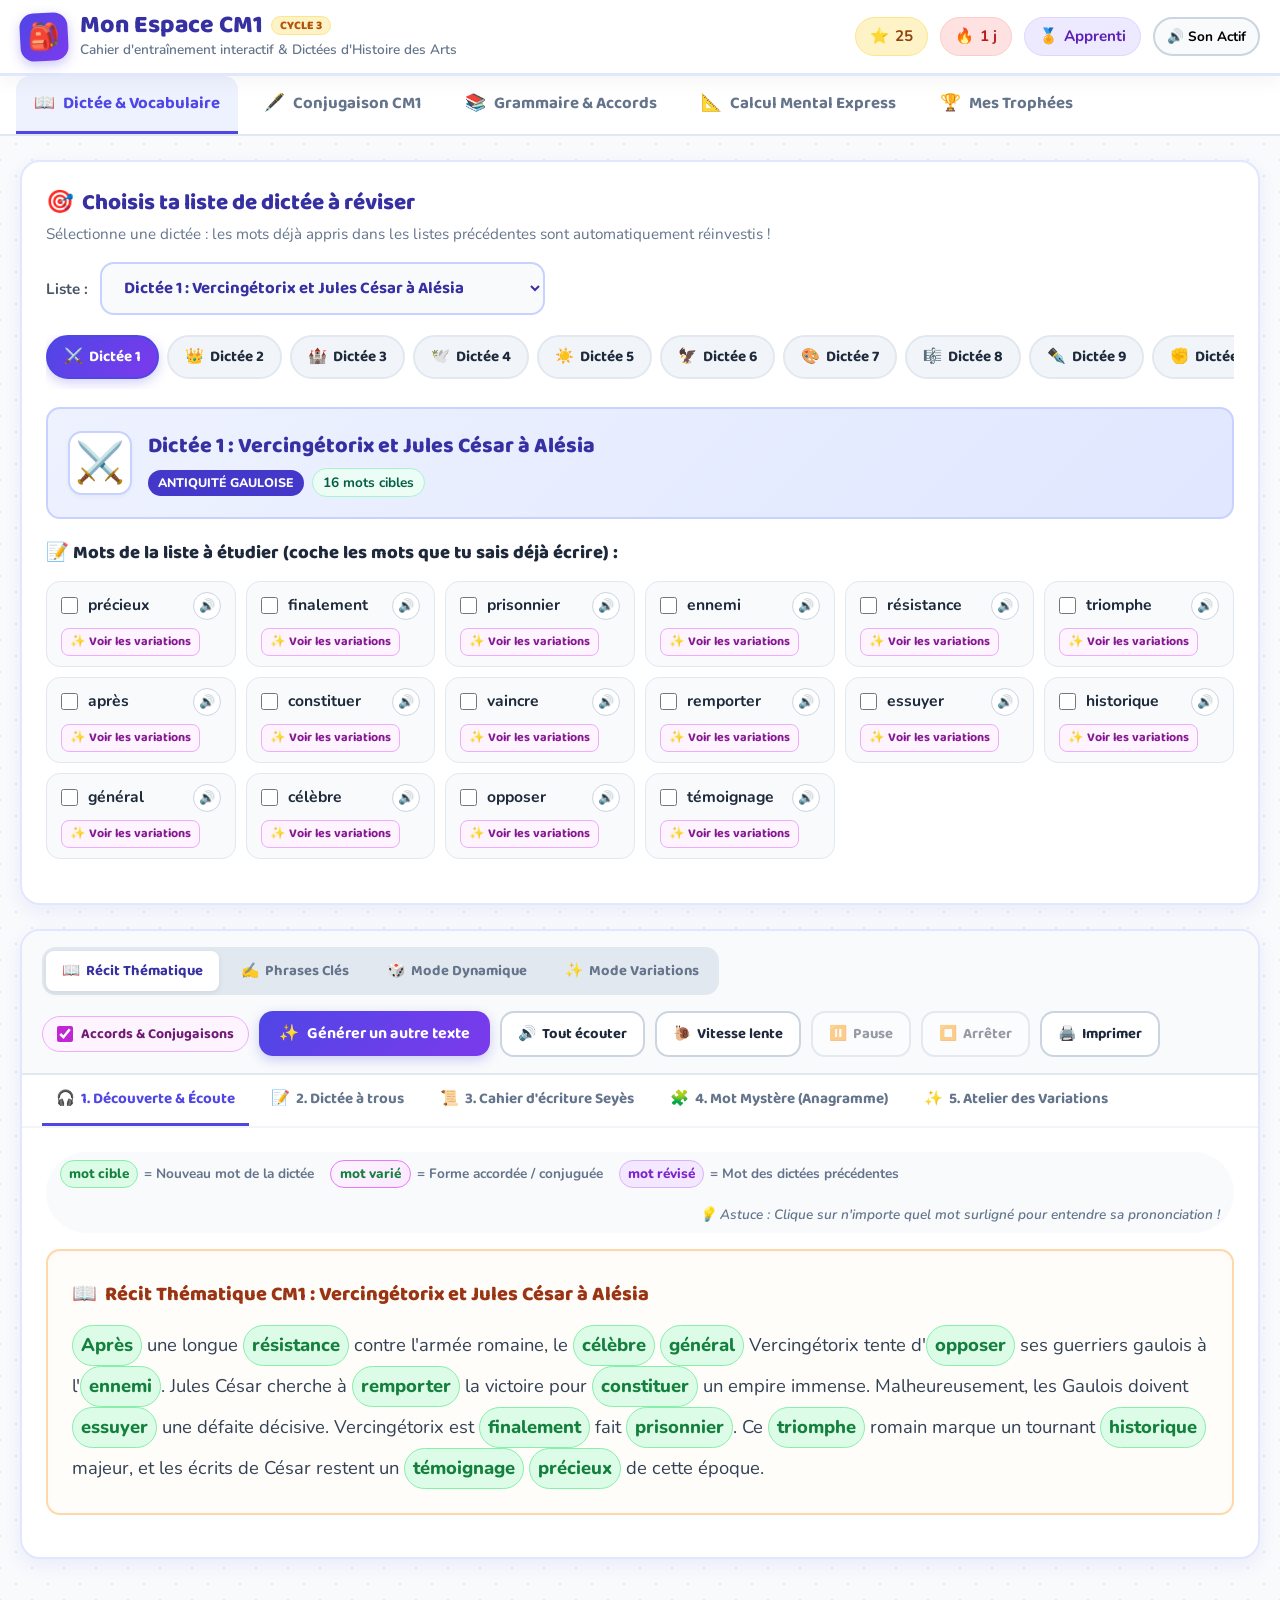
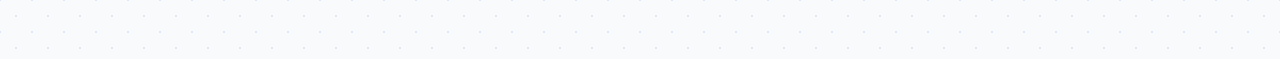
<file: index.html>
<!DOCTYPE html>
<html lang="fr">
<head>
  <meta charset="UTF-8">
  <meta name="viewport" content="width=device-width, initial-scale=1.0">
  <title>Mon Espace CM1 – Dictées, Orthographe & Révisions</title>
  <meta name="description" content="Plateforme d'entraînement ludique et interactive pour les élèves de CM1 : dictées, vocabulaire, récits thématiques, grammaire, conjugaison et calcul mental.">
  <link rel="stylesheet" href="styles.css?v=20261026_01">
</head>
<body>

  <!-- Confetti Canvas for Celebratory Animations -->
  <canvas id="confettiCanvas"></canvas>

  <!-- Main Application Header -->
  <header class="app-header">
    <div class="header-container">
      <div class="brand-wrapper">
        <div class="brand-logo" title="Mon Espace CM1">🎒</div>
        <div class="brand-text">
          <h1>Mon Espace CM1 <span class="brand-badge">Cycle 3</span></h1>
          <p class="brand-subtext">Cahier d'entraînement interactif & Dictées d'Histoire des Arts</p>
        </div>
      </div>

      <!-- Gamified Progress Bar -->
      <div class="user-stats-bar">
        <div class="stat-pill stars" title="Étoiles gagnées">
          <span>⭐</span>
          <span id="userStars">25</span>
        </div>
        <div class="stat-pill streak" title="Jours consécutifs d'entraînement">
          <span>🔥</span>
          <span id="userStreak">1 j</span>
        </div>
        <div class="stat-pill level" title="Niveau actuel">
          <span>🏅</span>
          <span id="userLevel">Apprenti</span>
        </div>
        <button id="soundToggleBtn" class="sound-toggle-btn" type="button" title="Activer ou désactiver les effets sonores">
          🔊 Son Actif
        </button>
      </div>
    </div>
  </header>

  <!-- Subject Navigation Tabs -->
  <nav class="main-nav" aria-label="Navigation principale">
    <div class="nav-container">
      <button class="nav-tab-btn active" data-target="sectionDictee" id="tabDictee">
        <span>📖</span> Dictée & Vocabulaire
      </button>
      <button class="nav-tab-btn" data-target="sectionConjugaison" id="tabConjugaison">
        <span>🖋️</span> Conjugaison CM1
      </button>
      <button class="nav-tab-btn" data-target="sectionGrammaire" id="tabGrammaire">
        <span>📚</span> Grammaire & Accords
      </button>
      <button class="nav-tab-btn" data-target="sectionMaths" id="tabMaths">
        <span>📐</span> Calcul Mental Express
      </button>
      <button class="nav-tab-btn" data-target="sectionTrophees" id="tabTrophees">
        <span>🏆</span> Mes Trophées
      </button>
    </div>
  </nav>

  <!-- Main Container -->
  <main class="app-container">

    <!-- ========================================================
         TAB 1: DICTÉE & VOCABULAIRE (Core Feature)
         ======================================================== -->
    <section id="sectionDictee" class="tab-section active">

      <!-- Dictée Selection Card -->
      <div class="selector-card">
        <div class="selector-header">
          <div class="selector-title-group">
            <h2><span>🎯</span> Choisis ta liste de dictée à réviser</h2>
            <p>Sélectionne une dictée : les mots déjà appris dans les listes précédentes sont automatiquement réinvestis !</p>
          </div>
          <div class="dictee-dropdown-wrapper">
            <label for="dicteeSelect" style="font-weight: 700; font-size: 0.95rem; color: #475569;">Liste :</label>
            <select id="dicteeSelect" class="dictee-select" aria-label="Sélectionner une dictée">
              <!-- Dynamically populated from data.js -->
            </select>
          </div>
        </div>

        <!-- Carousel chips for fast jumping -->
        <div class="dictee-chips-wrapper" id="dicteeChips">
          <!-- Populated by JavaScript -->
        </div>

        <!-- Selected Dictée Hero Banner -->
        <div class="dictee-hero-banner" id="dicteeHeroBanner">
          <div class="banner-main">
            <div class="banner-icon" id="bannerIcon">⚔️</div>
            <div class="banner-info">
              <h3 id="bannerTitle">Dictée 1 : Vercingétorix et Jules César</h3>
              <div class="banner-meta">
                <span class="period-badge" id="bannerBadge">Antiquité</span>
                <span class="words-count-badge" id="bannerWordsCount">16 mots cibles</span>
              </div>
            </div>
          </div>
        </div>

        <!-- Prior Mastered Vocabulary Alert (e.g. Dictée 4 incorporates Dictée 1, 2, 3) -->
        <div class="prior-vocab-box" id="priorVocabBox" style="display: none;">
          <div class="prior-icon">💡</div>
          <div class="prior-content" style="flex-grow: 1;">
            <h4>Vocabulaire acquis réinvesti !</h4>
            <p id="priorCountText">
              Tu as déjà maîtrisé les mots des listes précédentes. Ces mots sont réutilisés dans les textes et exercices pour assurer une révision continue.
            </p>
            <label class="toggle-prior-wrapper">
              <input type="checkbox" id="priorVocabToggle" checked>
              <span>Intégrer les mots des dictées précédentes dans les exercices (clique pour dérouler la liste)</span>
            </label>
            <div class="prior-words-pill-list" id="priorWordsPills">
              <!-- Populated with previous words -->
            </div>
          </div>
        </div>

        <!-- Words List of the Selected Dictée -->
        <div class="words-card-section">
          <div class="section-subtitle">
            <span>📝 Mots de la liste à étudier (coche les mots que tu sais déjà écrire) :</span>
          </div>
          <div class="words-grid" id="wordsGrid">
            <!-- Populated with target word cards -->
          </div>
        </div>
      </div>

      <!-- ========================================================
           Interactive Generator & Practice Workspace
           ======================================================== -->
      <div class="generator-workspace">

        <!-- Top ToolBar -->
        <div class="generator-topbar">
          <div class="mode-switches">
            <button class="mode-switch-btn active" data-mode="story" id="modeStoryBtn">
              <span>📖</span> Récit Thématique
            </button>
            <button class="mode-switch-btn" data-mode="sentences" id="modeSentencesBtn">
              <span>✍️</span> Phrases Clés
            </button>
            <button class="mode-switch-btn" data-mode="dynamic" id="modeDynamicBtn">
              <span>🎲</span> Mode Dynamique
            </button>
            <button class="mode-switch-btn" data-mode="variations" id="modeVariationsBtn">
              <span>✨</span> Mode Variations
            </button>
          </div>

          <div class="action-buttons-group">
            <label class="variations-toggle-label" title="Activer les formes au féminin, au pluriel et les verbes conjugués dans tous les textes">
              <input type="checkbox" id="variationsToggle" checked>
              <span>Accords & Conjugaisons</span>
            </label>
            <button class="btn-primary" id="generateNewTextBtn" type="button" title="Créer un nouveau texte combinant les mots cibles et révisés">
              <span>✨</span> Générer un autre texte
            </button>
            <button class="btn-secondary" id="speakAllBtn" type="button" title="Écouter la lecture à voix haute">
              <span>🔊</span> Tout écouter
            </button>
            <button class="btn-secondary" id="speakSlowBtn" type="button" title="Lecture lente pour s'entraîner à la dictée">
              <span>🐌</span> Vitesse lente
            </button>
            <button class="btn-secondary" id="pauseSpeechBtn" type="button" title="Mettre en pause ou reprendre la lecture" disabled>
              <span>⏸️</span> Pause
            </button>
            <button class="btn-secondary" id="stopSpeechBtn" type="button" title="Arrêter la lecture" disabled>
              <span>⏹️</span> Arrêter
            </button>
            <button class="btn-secondary" id="printWorksheetBtn" type="button" title="Imprimer la fiche d'exercice pour travailler sur papier">
              <span>🖨️</span> Imprimer
            </button>
          </div>
        </div>

        <!-- Practice Sub-Tabs Navigation -->
        <div class="practice-tabs-bar">
          <button class="subtab-btn active" data-view="viewDiscovery" id="subtabDiscovery">
            <span>🎧</span> 1. Découverte & Écoute
          </button>
          <button class="subtab-btn" data-view="viewCloze" id="subtabCloze">
            <span>📝</span> 2. Dictée à trous
          </button>
          <button class="subtab-btn" data-view="viewNotebook" id="subtabNotebook">
            <span>📜</span> 3. Cahier d'écriture Seyès
          </button>
          <button class="subtab-btn" data-view="viewGame" id="subtabGame">
            <span>🧩</span> 4. Mot Mystère (Anagramme)
          </button>
          <button class="subtab-btn" data-view="viewVariations" id="subtabVariations">
            <span>✨</span> 5. Atelier des Variations
          </button>
        </div>

        <!-- Main Content Area with Sub-Views -->
        <div class="generator-content-area">

          <!-- View 1: Discovery & Speech Playback -->
          <div id="viewDiscovery" class="practice-view active">
            <div class="words-legend-bar">
              <span class="legend-item">
                <span class="badge-target-word">mot cible</span> = Nouveau mot de la dictée
              </span>
              <span class="legend-item">
                <span class="badge-target-word badge-variation">mot varié</span> = Forme accordée / conjuguée
              </span>
              <span class="legend-item">
                <span class="badge-prior-word">mot révisé</span> = Mot des dictées précédentes
              </span>
              <span style="margin-left: auto; font-style: italic; font-weight: 600;">
                💡 Astuce : Clique sur n'importe quel mot surligné pour entendre sa prononciation !
              </span>
            </div>

            <div id="discoveryTextContainer">
              <!-- Dynamically populated with story or sentences -->
            </div>
          </div>

          <!-- View 2: Fill-in-the-blanks (Dictée à trous) -->
          <div id="viewCloze" class="practice-view">
            <div class="cloze-instructions">
              <span>✍️ <strong>Consigne :</strong> Complète les phrases avec la bonne orthographe des mots cibles. Fais bien attention aux accents !</span>
              <button class="btn-success" id="verifyClozeBtn" type="button">
                <span>✓</span> Vérifier mes réponses
              </button>
            </div>

            <div id="clozeExerciseContainer" class="cloze-container">
              <!-- Dynamically populated inputs -->
            </div>

            <div id="clozeFeedbackBar" class="cloze-feedback-bar">
              <!-- Feedback on answers -->
            </div>
          </div>

          <!-- View 3: Seyès Ruled Notebook Audio Dictation -->
          <div id="viewNotebook" class="practice-view">
            <div class="notebook-container">
              <div class="notebook-audio-bar">
                <div class="sentence-step-label" id="notebookStepLabel">
                  Phrase 1 sur 5
                </div>
                <div style="display: flex; gap: 8px;">
                  <button class="btn-primary" id="playNotebookAudioBtn" type="button">
                    <span>🔊</span> Écouter la phrase
                  </button>
                  <button class="btn-secondary" id="playNotebookSlowBtn" type="button">
                    <span>🐌</span> Écouter lentement
                  </button>
                </div>
              </div>

              <div class="seyes-textarea-wrapper">
                <label for="seyesTextarea" style="display: block; font-weight: 700; margin-bottom: 8px; color: #4338ca;">
                  Ton cahier d'écriture (écoute la phrase et écris-la ici) :
                </label>
                <textarea id="seyesTextarea" class="seyes-textarea" placeholder="Écris ta dictée ici sur les lignes de ton cahier..." autocomplete="off" spellcheck="false"></textarea>
              </div>

              <div style="display: flex; justify-content: flex-end; gap: 10px;">
                <button class="btn-success" id="verifyNotebookBtn" type="button">
                  <span>✓</span> Vérifier ma dictée
                </button>
              </div>

              <div id="dictationDiffResult" class="dictation-diff-result">
                <!-- Diff inspection result -->
              </div>
            </div>
          </div>

          <!-- View 4: Word Game (Anagramme / Mot Mystère) -->
          <div id="viewGame" class="practice-view">
            <div class="game-container">
              <h3 style="font-family: var(--font-heading); font-size: 1.4rem; color: #4338ca; margin-bottom: 6px;">
                🧩 Le Mot Mystère de la Dictée
              </h3>
              <p style="color: #64748b; font-weight: 600;" id="gameHint">
                Remets les lettres dans le bon ordre pour retrouver le mot :
              </p>

              <div class="scrambled-letters-box" id="scrambledLettersBox">
                <!-- Clickable letter tiles -->
              </div>

              <label for="gameInput" class="sr-only" style="display:none;">Mot mystère</label>
              <input type="text" id="gameInput" class="game-input" placeholder="Tape le mot ici..." autocomplete="off">

              <div style="display: flex; justify-content: center; gap: 10px;">
                <button class="btn-success" type="button" onclick="window.cm1App.verifyGameWord()">
                  <span>✓</span> Valider le mot
                </button>
                <button class="btn-secondary" type="button" onclick="window.cm1App.setupWordGame()">
                  <span>🔄</span> Nouveau mot
                </button>
              </div>
            </div>
          </div>

          <!-- View 5: Grammatical Variations Workshop (Atelier des Variations) -->
          <div id="viewVariations" class="practice-view">
            <div class="workshop-container">
              <div class="workshop-header">
                <div>
                  <h3><span>✨</span> L'Atelier des Variations (Genre, Nombre & Conjugaisons)</h3>
                  <p>Pratique la transformation des mots de la liste : passe du masculin au féminin, du singulier au pluriel, et conjugue les verbes aux temps du CM1 !</p>
                </div>
                <button class="btn-primary" type="button" onclick="window.cm1App.renderVariationsWorkshop()">
                  <span>🔄</span> Nouveaux défis
                </button>
              </div>

              <div class="workshop-drills-grid" id="workshopDrillsGrid">
                <!-- Dynamically populated with interactive drill cards -->
              </div>
            </div>
          </div>

        </div>
      </div>

    </section>

    <!-- ========================================================
         TAB 2: CONJUGAISON CM1
         ======================================================== -->
    <section id="sectionConjugaison" class="tab-section">
      <div class="selector-card" style="margin-bottom: 24px;">
        <h2 style="font-family: var(--font-heading); font-size: 1.4rem; color: var(--primary-dark); margin-bottom: 6px;">
          🖋️ Entraînement à la Conjugaison du CM1
        </h2>
        <p style="color: var(--text-muted);">
          Révise les temps essentiels du programme de CM1 : le Présent, l'Imparfait et le Futur simple.
        </p>
      </div>

      <div class="module-grid" id="conjugationModuleContainer">
        <!-- Rendered by JavaScript -->
      </div>
    </section>

    <!-- ========================================================
         TAB 3: GRAMMAIRE & ACCORDS
         ======================================================== -->
    <section id="sectionGrammaire" class="tab-section">
      <div class="selector-card" style="margin-bottom: 24px;">
        <h2 style="font-family: var(--font-heading); font-size: 1.4rem; color: var(--primary-dark); margin-bottom: 6px;">
          📚 Grammaire : Nature des mots & Accords
        </h2>
        <p style="color: var(--text-muted);">
          Apprends à repérer le verbe, le nom, l'adjectif qualificatif et à réussir les accords en genre et en nombre.
        </p>
      </div>

      <div class="module-grid" id="grammarModuleContainer">
        <!-- Rendered by JavaScript -->
      </div>
    </section>

    <!-- ========================================================
         TAB 4: CALCUL MENTAL EXPRESS
         ======================================================== -->
    <section id="sectionMaths" class="tab-section">
      <div class="selector-card" style="margin-bottom: 24px;">
        <h2 style="font-family: var(--font-heading); font-size: 1.4rem; color: var(--primary-dark); margin-bottom: 6px;">
          📐 Calcul Mental Express & Défis CM1
        </h2>
        <p style="color: var(--text-muted);">
          Multiplications rapides, grands nombres, doubles et moitiés pour devenir un as des mathématiques !
        </p>
      </div>

      <div id="mathModuleContainer">
        <!-- Rendered by JavaScript -->
      </div>
    </section>

    <!-- ========================================================
         TAB 5: MES TROPHÉES
         ======================================================== -->
    <section id="sectionTrophees" class="tab-section">
      <div class="selector-card" style="margin-bottom: 24px;">
        <h2 style="font-family: var(--font-heading); font-size: 1.4rem; color: var(--primary-dark); margin-bottom: 6px;">
          🏆 Mes Trophées & Récompenses
        </h2>
        <p style="color: var(--text-muted);">
          Gagne des étoiles en réussissant tes dictées et tes exercices pour débloquer tous les badges du CM1 !
        </p>
      </div>

      <div class="trophies-grid" id="trophiesContainer">
        <!-- Rendered by JavaScript -->
      </div>
    </section>

  </main>

  <!-- Load Data and Application Controller -->
  <script src="data.js?v=20261102_01"></script>
  <script src="app.js?v=20261102_01"></script>
</body>
</html>
</file>
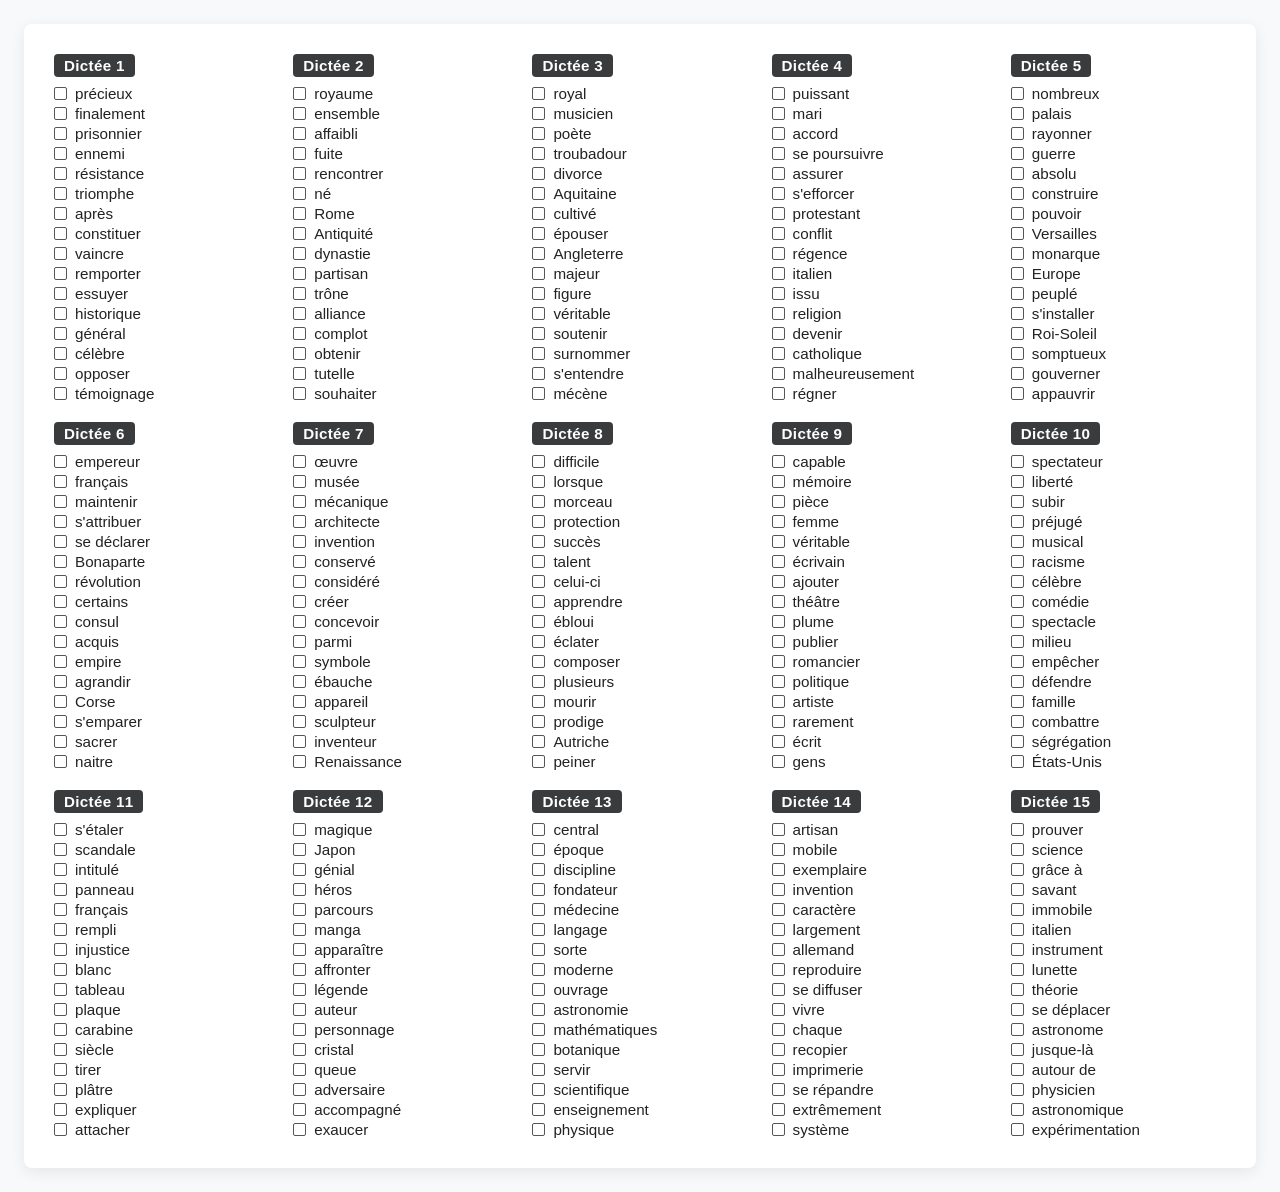
<file: Dicte_CM1.html>
<!DOCTYPE html>
<html lang="fr">
<head>
  <meta charset="UTF-8">
  <meta name="viewport" content="width=device-width, initial-scale=1.0">
  <title>Listes de mots - Dictées</title>
  <style>
    :root {
      --bg-color: #f7f9fa;
      --card-bg: #ffffff;
      --header-bg: #3a3b3c;
      --header-text: #ffffff;
      --text-color: #222222;
      --border-color: #d1d5db;
    }

    * {
      box-sizing: border-box;
      margin: 0;
      padding: 0;
    }

    body {
      font-family: -apple-system, BlinkMacSystemFont, "Segoe UI", Roboto, Helvetica, Arial, sans-serif;
      background-color: var(--bg-color);
      color: var(--text-color);
      padding: 24px;
      display: flex;
      justify-content: center;
    }

    .container {
      width: 100%;
      max-width: 1300px;
      background: var(--card-bg);
      padding: 30px;
      border-radius: 8px;
      box-shadow: 0 4px 15px rgba(0, 0, 0, 0.08);
      display: grid;
      grid-template-columns: repeat(5, 1fr);
      gap: 20px 24px;
    }

    .dictee-block {
      display: flex;
      flex-direction: column;
      break-inside: avoid;
    }

    .dictee-title {
      background-color: var(--header-bg);
      color: var(--header-text);
      font-weight: 700;
      font-size: 0.95rem;
      padding: 3px 10px;
      border-radius: 4px;
      display: inline-block;
      width: fit-content;
      margin-bottom: 8px;
      letter-spacing: 0.3px;
    }

    .word-list {
      list-style: none;
      display: flex;
      flex-direction: column;
      gap: 3px;
    }

    .word-item {
      display: flex;
      align-items: center;
      font-size: 0.95rem;
      cursor: pointer;
      user-select: none;
    }

    .word-item label {
      display: flex;
      align-items: center;
      cursor: pointer;
      width: 100%;
    }

    .word-item input[type="checkbox"] {
      appearance: none;
      -webkit-appearance: none;
      width: 13px;
      height: 13px;
      border: 1.2px solid #555;
      border-radius: 2px;
      margin-right: 8px;
      cursor: pointer;
      display: inline-grid;
      place-content: center;
      transition: all 0.15s ease-in-out;
      flex-shrink: 0;
    }

    .word-item input[type="checkbox"]:checked {
      background-color: #2b74e2;
      border-color: #2b74e2;
    }

    .word-item input[type="checkbox"]:checked::before {
      content: "";
      width: 4px;
      height: 7px;
      border: solid white;
      border-width: 0 2px 2px 0;
      transform: rotate(45deg);
      margin-bottom: 2px;
    }

    .word-item input[type="checkbox"]:checked + span {
      color: #8c8c8c;
      text-decoration: line-through;
    }

    /* Adaptação para telas menores */
    @media (max-width: 1050px) {
      .container {
        grid-template-columns: repeat(3, 1fr);
      }
    }

    @media (max-width: 700px) {
      .container {
        grid-template-columns: repeat(2, 1fr);
      }
    }

    @media (max-width: 480px) {
      .container {
        grid-template-columns: 1fr;
      }
    }

    /* Otimizações para Impressão */
    @media print {
      body {
        padding: 0;
        background: transparent;
      }

      .container {
        box-shadow: none;
        padding: 10px;
        grid-template-columns: repeat(5, 1fr);
        gap: 10px 14px;
      }

      .dictee-title {
        background-color: #000 !important;
        color: #fff !important;
        -webkit-print-color-adjust: exact;
        print-color-adjust: exact;
        font-size: 0.85rem;
      }

      .word-item {
        font-size: 1rem;
      }

      .word-item input[type="checkbox"] {
        border-color: #000;
      }
    }
  </style>
</head>
<body>

  <div class="container">

    <div class="dictee-block">
      <div class="dictee-title">Dictée 1</div>
      <ul class="word-list">
        <li class="word-item"><label><input type="checkbox"><span>précieux</span></label></li>
        <li class="word-item"><label><input type="checkbox"><span>finalement</span></label></li>
        <li class="word-item"><label><input type="checkbox"><span>prisonnier</span></label></li>
        <li class="word-item"><label><input type="checkbox"><span>ennemi</span></label></li>
        <li class="word-item"><label><input type="checkbox"><span>résistance</span></label></li>
        <li class="word-item"><label><input type="checkbox"><span>triomphe</span></label></li>
        <li class="word-item"><label><input type="checkbox"><span>après</span></label></li>
        <li class="word-item"><label><input type="checkbox"><span>constituer</span></label></li>
        <li class="word-item"><label><input type="checkbox"><span>vaincre</span></label></li>
        <li class="word-item"><label><input type="checkbox"><span>remporter</span></label></li>
        <li class="word-item"><label><input type="checkbox"><span>essuyer</span></label></li>
        <li class="word-item"><label><input type="checkbox"><span>historique</span></label></li>
        <li class="word-item"><label><input type="checkbox"><span>général</span></label></li>
        <li class="word-item"><label><input type="checkbox"><span>célèbre</span></label></li>
        <li class="word-item"><label><input type="checkbox"><span>opposer</span></label></li>
        <li class="word-item"><label><input type="checkbox"><span>témoignage</span></label></li>
      </ul>
    </div>
    
    <div class="dictee-block">
      <div class="dictee-title">Dictée 2</div>
      <ul class="word-list">
        <li class="word-item"><label><input type="checkbox"><span>royaume</span></label></li>
        <li class="word-item"><label><input type="checkbox"><span>ensemble</span></label></li>
        <li class="word-item"><label><input type="checkbox"><span>affaibli</span></label></li>
        <li class="word-item"><label><input type="checkbox"><span>fuite</span></label></li>
        <li class="word-item"><label><input type="checkbox"><span>rencontrer</span></label></li>
        <li class="word-item"><label><input type="checkbox"><span>né</span></label></li>
        <li class="word-item"><label><input type="checkbox"><span>Rome</span></label></li>
        <li class="word-item"><label><input type="checkbox"><span>Antiquité</span></label></li>
        <li class="word-item"><label><input type="checkbox"><span>dynastie</span></label></li>
        <li class="word-item"><label><input type="checkbox"><span>partisan</span></label></li>
        <li class="word-item"><label><input type="checkbox"><span>trône</span></label></li>
        <li class="word-item"><label><input type="checkbox"><span>alliance</span></label></li>
        <li class="word-item"><label><input type="checkbox"><span>complot</span></label></li>
        <li class="word-item"><label><input type="checkbox"><span>obtenir</span></label></li>
        <li class="word-item"><label><input type="checkbox"><span>tutelle</span></label></li>
        <li class="word-item"><label><input type="checkbox"><span>souhaiter</span></label></li>
      </ul>
    </div>
    
    <div class="dictee-block">
      <div class="dictee-title">Dictée 3</div>
      <ul class="word-list">
        <li class="word-item"><label><input type="checkbox"><span>royal</span></label></li>
        <li class="word-item"><label><input type="checkbox"><span>musicien</span></label></li>
        <li class="word-item"><label><input type="checkbox"><span>poète</span></label></li>
        <li class="word-item"><label><input type="checkbox"><span>troubadour</span></label></li>
        <li class="word-item"><label><input type="checkbox"><span>divorce</span></label></li>
        <li class="word-item"><label><input type="checkbox"><span>Aquitaine</span></label></li>
        <li class="word-item"><label><input type="checkbox"><span>cultivé</span></label></li>
        <li class="word-item"><label><input type="checkbox"><span>épouser</span></label></li>
        <li class="word-item"><label><input type="checkbox"><span>Angleterre</span></label></li>
        <li class="word-item"><label><input type="checkbox"><span>majeur</span></label></li>
        <li class="word-item"><label><input type="checkbox"><span>figure</span></label></li>
        <li class="word-item"><label><input type="checkbox"><span>véritable</span></label></li>
        <li class="word-item"><label><input type="checkbox"><span>soutenir</span></label></li>
        <li class="word-item"><label><input type="checkbox"><span>surnommer</span></label></li>
        <li class="word-item"><label><input type="checkbox"><span>s'entendre</span></label></li>
        <li class="word-item"><label><input type="checkbox"><span>mécène</span></label></li>
      </ul>
    </div>

    <div class="dictee-block">
      <div class="dictee-title">Dictée 4</div>
      <ul class="word-list">
        <li class="word-item"><label><input type="checkbox"><span>puissant</span></label></li>
        <li class="word-item"><label><input type="checkbox"><span>mari</span></label></li>
        <li class="word-item"><label><input type="checkbox"><span>accord</span></label></li>
        <li class="word-item"><label><input type="checkbox"><span>se poursuivre</span></label></li>
        <li class="word-item"><label><input type="checkbox"><span>assurer</span></label></li>
        <li class="word-item"><label><input type="checkbox"><span>s'efforcer</span></label></li>
        <li class="word-item"><label><input type="checkbox"><span>protestant</span></label></li>
        <li class="word-item"><label><input type="checkbox"><span>conflit</span></label></li>
        <li class="word-item"><label><input type="checkbox"><span>régence</span></label></li>
        <li class="word-item"><label><input type="checkbox"><span>italien</span></label></li>
        <li class="word-item"><label><input type="checkbox"><span>issu</span></label></li>
        <li class="word-item"><label><input type="checkbox"><span>religion</span></label></li>
        <li class="word-item"><label><input type="checkbox"><span>devenir</span></label></li>
        <li class="word-item"><label><input type="checkbox"><span>catholique</span></label></li>
        <li class="word-item"><label><input type="checkbox"><span>malheureusement</span></label></li>
        <li class="word-item"><label><input type="checkbox"><span>régner</span></label></li>
      </ul>
    </div>
    
    <div class="dictee-block">
      <div class="dictee-title">Dictée 5</div>
      <ul class="word-list">
        <li class="word-item"><label><input type="checkbox"><span>nombreux</span></label></li>
        <li class="word-item"><label><input type="checkbox"><span>palais</span></label></li>
        <li class="word-item"><label><input type="checkbox"><span>rayonner</span></label></li>
        <li class="word-item"><label><input type="checkbox"><span>guerre</span></label></li>
        <li class="word-item"><label><input type="checkbox"><span>absolu</span></label></li>
        <li class="word-item"><label><input type="checkbox"><span>construire</span></label></li>
        <li class="word-item"><label><input type="checkbox"><span>pouvoir</span></label></li>
        <li class="word-item"><label><input type="checkbox"><span>Versailles</span></label></li>
        <li class="word-item"><label><input type="checkbox"><span>monarque</span></label></li>
        <li class="word-item"><label><input type="checkbox"><span>Europe</span></label></li>
        <li class="word-item"><label><input type="checkbox"><span>peuplé</span></label></li>
        <li class="word-item"><label><input type="checkbox"><span>s'installer</span></label></li>
        <li class="word-item"><label><input type="checkbox"><span>Roi-Soleil</span></label></li>
        <li class="word-item"><label><input type="checkbox"><span>somptueux</span></label></li>
        <li class="word-item"><label><input type="checkbox"><span>gouverner</span></label></li>
        <li class="word-item"><label><input type="checkbox"><span>appauvrir</span></label></li>
      </ul>
    </div>
    
    <div class="dictee-block">
      <div class="dictee-title">Dictée 6</div>
      <ul class="word-list">
        <li class="word-item"><label><input type="checkbox"><span>empereur</span></label></li>
        <li class="word-item"><label><input type="checkbox"><span>français</span></label></li>
        <li class="word-item"><label><input type="checkbox"><span>maintenir</span></label></li>
        <li class="word-item"><label><input type="checkbox"><span>s'attribuer</span></label></li>
        <li class="word-item"><label><input type="checkbox"><span>se déclarer</span></label></li>
        <li class="word-item"><label><input type="checkbox"><span>Bonaparte</span></label></li>
        <li class="word-item"><label><input type="checkbox"><span>révolution</span></label></li>
        <li class="word-item"><label><input type="checkbox"><span>certains</span></label></li>
        <li class="word-item"><label><input type="checkbox"><span>consul</span></label></li>
        <li class="word-item"><label><input type="checkbox"><span>acquis</span></label></li>
        <li class="word-item"><label><input type="checkbox"><span>empire</span></label></li>
        <li class="word-item"><label><input type="checkbox"><span>agrandir</span></label></li>
        <li class="word-item"><label><input type="checkbox"><span>Corse</span></label></li>
        <li class="word-item"><label><input type="checkbox"><span>s'emparer</span></label></li>
        <li class="word-item"><label><input type="checkbox"><span>sacrer</span></label></li>
        <li class="word-item"><label><input type="checkbox"><span>naitre</span></label></li>
      </ul>
    </div>
    
    <div class="dictee-block">
      <div class="dictee-title">Dictée 7</div>
      <ul class="word-list">
        <li class="word-item"><label><input type="checkbox"><span>œuvre</span></label></li>
        <li class="word-item"><label><input type="checkbox"><span>musée</span></label></li>
        <li class="word-item"><label><input type="checkbox"><span>mécanique</span></label></li>
        <li class="word-item"><label><input type="checkbox"><span>architecte</span></label></li>
        <li class="word-item"><label><input type="checkbox"><span>invention</span></label></li>
        <li class="word-item"><label><input type="checkbox"><span>conservé</span></label></li>
        <li class="word-item"><label><input type="checkbox"><span>considéré</span></label></li>
        <li class="word-item"><label><input type="checkbox"><span>créer</span></label></li>
        <li class="word-item"><label><input type="checkbox"><span>concevoir</span></label></li>
        <li class="word-item"><label><input type="checkbox"><span>parmi</span></label></li>
        <li class="word-item"><label><input type="checkbox"><span>symbole</span></label></li>
        <li class="word-item"><label><input type="checkbox"><span>ébauche</span></label></li>
        <li class="word-item"><label><input type="checkbox"><span>appareil</span></label></li>
        <li class="word-item"><label><input type="checkbox"><span>sculpteur</span></label></li>
        <li class="word-item"><label><input type="checkbox"><span>inventeur</span></label></li>
        <li class="word-item"><label><input type="checkbox"><span>Renaissance</span></label></li>
      </ul>
    </div>
    
    <div class="dictee-block">
      <div class="dictee-title">Dictée 8</div>
      <ul class="word-list">
        <li class="word-item"><label><input type="checkbox"><span>difficile</span></label></li>
        <li class="word-item"><label><input type="checkbox"><span>lorsque</span></label></li>
        <li class="word-item"><label><input type="checkbox"><span>morceau</span></label></li>
        <li class="word-item"><label><input type="checkbox"><span>protection</span></label></li>
        <li class="word-item"><label><input type="checkbox"><span>succès</span></label></li>
        <li class="word-item"><label><input type="checkbox"><span>talent</span></label></li>
        <li class="word-item"><label><input type="checkbox"><span>celui-ci</span></label></li>
        <li class="word-item"><label><input type="checkbox"><span>apprendre</span></label></li>
        <li class="word-item"><label><input type="checkbox"><span>ébloui</span></label></li>
        <li class="word-item"><label><input type="checkbox"><span>éclater</span></label></li>
        <li class="word-item"><label><input type="checkbox"><span>composer</span></label></li>
        <li class="word-item"><label><input type="checkbox"><span>plusieurs</span></label></li>
        <li class="word-item"><label><input type="checkbox"><span>mourir</span></label></li>
        <li class="word-item"><label><input type="checkbox"><span>prodige</span></label></li>
        <li class="word-item"><label><input type="checkbox"><span>Autriche</span></label></li>
        <li class="word-item"><label><input type="checkbox"><span>peiner</span></label></li>
      </ul>
    </div>
    
    <div class="dictee-block">
      <div class="dictee-title">Dictée 9</div>
      <ul class="word-list">
        <li class="word-item"><label><input type="checkbox"><span>capable</span></label></li>
        <li class="word-item"><label><input type="checkbox"><span>mémoire</span></label></li>
        <li class="word-item"><label><input type="checkbox"><span>pièce</span></label></li>
        <li class="word-item"><label><input type="checkbox"><span>femme</span></label></li>
        <li class="word-item"><label><input type="checkbox"><span>véritable</span></label></li>
        <li class="word-item"><label><input type="checkbox"><span>écrivain</span></label></li>
        <li class="word-item"><label><input type="checkbox"><span>ajouter</span></label></li>
        <li class="word-item"><label><input type="checkbox"><span>théâtre</span></label></li>
        <li class="word-item"><label><input type="checkbox"><span>plume</span></label></li>
        <li class="word-item"><label><input type="checkbox"><span>publier</span></label></li>
        <li class="word-item"><label><input type="checkbox"><span>romancier</span></label></li>
        <li class="word-item"><label><input type="checkbox"><span>politique</span></label></li>
        <li class="word-item"><label><input type="checkbox"><span>artiste</span></label></li>
        <li class="word-item"><label><input type="checkbox"><span>rarement</span></label></li>
        <li class="word-item"><label><input type="checkbox"><span>écrit</span></label></li>
        <li class="word-item"><label><input type="checkbox"><span>gens</span></label></li>
      </ul>
    </div>
    
    <div class="dictee-block">
      <div class="dictee-title">Dictée 10</div>
      <ul class="word-list">
        <li class="word-item"><label><input type="checkbox"><span>spectateur</span></label></li>
        <li class="word-item"><label><input type="checkbox"><span>liberté</span></label></li>
        <li class="word-item"><label><input type="checkbox"><span>subir</span></label></li>
        <li class="word-item"><label><input type="checkbox"><span>préjugé</span></label></li>
        <li class="word-item"><label><input type="checkbox"><span>musical</span></label></li>
        <li class="word-item"><label><input type="checkbox"><span>racisme</span></label></li>
        <li class="word-item"><label><input type="checkbox"><span>célèbre</span></label></li>
        <li class="word-item"><label><input type="checkbox"><span>comédie</span></label></li>
        <li class="word-item"><label><input type="checkbox"><span>spectacle</span></label></li>
        <li class="word-item"><label><input type="checkbox"><span>milieu</span></label></li>
        <li class="word-item"><label><input type="checkbox"><span>empêcher</span></label></li>
        <li class="word-item"><label><input type="checkbox"><span>défendre</span></label></li>
        <li class="word-item"><label><input type="checkbox"><span>famille</span></label></li>
        <li class="word-item"><label><input type="checkbox"><span>combattre</span></label></li>
        <li class="word-item"><label><input type="checkbox"><span>ségrégation</span></label></li>
        <li class="word-item"><label><input type="checkbox"><span>États-Unis</span></label></li>
      </ul>
    </div>
    
    <div class="dictee-block">
      <div class="dictee-title">Dictée 11</div>
      <ul class="word-list">
        <li class="word-item"><label><input type="checkbox"><span>s'étaler</span></label></li>
        <li class="word-item"><label><input type="checkbox"><span>scandale</span></label></li>
        <li class="word-item"><label><input type="checkbox"><span>intitulé</span></label></li>
        <li class="word-item"><label><input type="checkbox"><span>panneau</span></label></li>
        <li class="word-item"><label><input type="checkbox"><span>français</span></label></li>
        <li class="word-item"><label><input type="checkbox"><span>rempli</span></label></li>
        <li class="word-item"><label><input type="checkbox"><span>injustice</span></label></li>
        <li class="word-item"><label><input type="checkbox"><span>blanc</span></label></li>
        <li class="word-item"><label><input type="checkbox"><span>tableau</span></label></li>
        <li class="word-item"><label><input type="checkbox"><span>plaque</span></label></li>
        <li class="word-item"><label><input type="checkbox"><span>carabine</span></label></li>
        <li class="word-item"><label><input type="checkbox"><span>siècle</span></label></li>
        <li class="word-item"><label><input type="checkbox"><span>tirer</span></label></li>
        <li class="word-item"><label><input type="checkbox"><span>plâtre</span></label></li>
        <li class="word-item"><label><input type="checkbox"><span>expliquer</span></label></li>
        <li class="word-item"><label><input type="checkbox"><span>attacher</span></label></li>
      </ul>
    </div>
    
    <div class="dictee-block">
      <div class="dictee-title">Dictée 12</div>
      <ul class="word-list">
        <li class="word-item"><label><input type="checkbox"><span>magique</span></label></li>
        <li class="word-item"><label><input type="checkbox"><span>Japon</span></label></li>
        <li class="word-item"><label><input type="checkbox"><span>génial</span></label></li>
        <li class="word-item"><label><input type="checkbox"><span>héros</span></label></li>
        <li class="word-item"><label><input type="checkbox"><span>parcours</span></label></li>
        <li class="word-item"><label><input type="checkbox"><span>manga</span></label></li>
        <li class="word-item"><label><input type="checkbox"><span>apparaître</span></label></li>
        <li class="word-item"><label><input type="checkbox"><span>affronter</span></label></li>
        <li class="word-item"><label><input type="checkbox"><span>légende</span></label></li>
        <li class="word-item"><label><input type="checkbox"><span>auteur</span></label></li>
        <li class="word-item"><label><input type="checkbox"><span>personnage</span></label></li>
        <li class="word-item"><label><input type="checkbox"><span>cristal</span></label></li>
        <li class="word-item"><label><input type="checkbox"><span>queue</span></label></li>
        <li class="word-item"><label><input type="checkbox"><span>adversaire</span></label></li>
        <li class="word-item"><label><input type="checkbox"><span>accompagné</span></label></li>
        <li class="word-item"><label><input type="checkbox"><span>exaucer</span></label></li>
      </ul>
    </div>
    
    <div class="dictee-block">
      <div class="dictee-title">Dictée 13</div>
      <ul class="word-list">
        <li class="word-item"><label><input type="checkbox"><span>central</span></label></li>
        <li class="word-item"><label><input type="checkbox"><span>époque</span></label></li>
        <li class="word-item"><label><input type="checkbox"><span>discipline</span></label></li>
        <li class="word-item"><label><input type="checkbox"><span>fondateur</span></label></li>
        <li class="word-item"><label><input type="checkbox"><span>médecine</span></label></li>
        <li class="word-item"><label><input type="checkbox"><span>langage</span></label></li>
        <li class="word-item"><label><input type="checkbox"><span>sorte</span></label></li>
        <li class="word-item"><label><input type="checkbox"><span>moderne</span></label></li>
        <li class="word-item"><label><input type="checkbox"><span>ouvrage</span></label></li>
        <li class="word-item"><label><input type="checkbox"><span>astronomie</span></label></li>
        <li class="word-item"><label><input type="checkbox"><span>mathématiques</span></label></li>
        <li class="word-item"><label><input type="checkbox"><span>botanique</span></label></li>
        <li class="word-item"><label><input type="checkbox"><span>servir</span></label></li>
        <li class="word-item"><label><input type="checkbox"><span>scientifique</span></label></li>
        <li class="word-item"><label><input type="checkbox"><span>enseignement</span></label></li>
        <li class="word-item"><label><input type="checkbox"><span>physique</span></label></li>
      </ul>
    </div>
    
    <div class="dictee-block">
      <div class="dictee-title">Dictée 14</div>
      <ul class="word-list">
        <li class="word-item"><label><input type="checkbox"><span>artisan</span></label></li>
        <li class="word-item"><label><input type="checkbox"><span>mobile</span></label></li>
        <li class="word-item"><label><input type="checkbox"><span>exemplaire</span></label></li>
        <li class="word-item"><label><input type="checkbox"><span>invention</span></label></li>
        <li class="word-item"><label><input type="checkbox"><span>caractère</span></label></li>
        <li class="word-item"><label><input type="checkbox"><span>largement</span></label></li>
        <li class="word-item"><label><input type="checkbox"><span>allemand</span></label></li>
        <li class="word-item"><label><input type="checkbox"><span>reproduire</span></label></li>
        <li class="word-item"><label><input type="checkbox"><span>se diffuser</span></label></li>
        <li class="word-item"><label><input type="checkbox"><span>vivre</span></label></li>
        <li class="word-item"><label><input type="checkbox"><span>chaque</span></label></li>
        <li class="word-item"><label><input type="checkbox"><span>recopier</span></label></li>
        <li class="word-item"><label><input type="checkbox"><span>imprimerie</span></label></li>
        <li class="word-item"><label><input type="checkbox"><span>se répandre</span></label></li>
        <li class="word-item"><label><input type="checkbox"><span>extrêmement</span></label></li>
        <li class="word-item"><label><input type="checkbox"><span>système</span></label></li>
      </ul>
    </div>
    
    <div class="dictee-block">
      <div class="dictee-title">Dictée 15</div>
      <ul class="word-list">
        <li class="word-item"><label><input type="checkbox"><span>prouver</span></label></li>
        <li class="word-item"><label><input type="checkbox"><span>science</span></label></li>
        <li class="word-item"><label><input type="checkbox"><span>grâce à</span></label></li>
        <li class="word-item"><label><input type="checkbox"><span>savant</span></label></li>
        <li class="word-item"><label><input type="checkbox"><span>immobile</span></label></li>
        <li class="word-item"><label><input type="checkbox"><span>italien</span></label></li>
        <li class="word-item"><label><input type="checkbox"><span>instrument</span></label></li>
        <li class="word-item"><label><input type="checkbox"><span>lunette</span></label></li>
        <li class="word-item"><label><input type="checkbox"><span>théorie</span></label></li>
        <li class="word-item"><label><input type="checkbox"><span>se déplacer</span></label></li>
        <li class="word-item"><label><input type="checkbox"><span>astronome</span></label></li>
        <li class="word-item"><label><input type="checkbox"><span>jusque-là</span></label></li>
        <li class="word-item"><label><input type="checkbox"><span>autour de</span></label></li>
        <li class="word-item"><label><input type="checkbox"><span>physicien</span></label></li>
        <li class="word-item"><label><input type="checkbox"><span>astronomique</span></label></li>
        <li class="word-item"><label><input type="checkbox"><span>expérimentation</span></label></li>
      </ul>
    </div>
  </div>

</body>
</html>
</file>
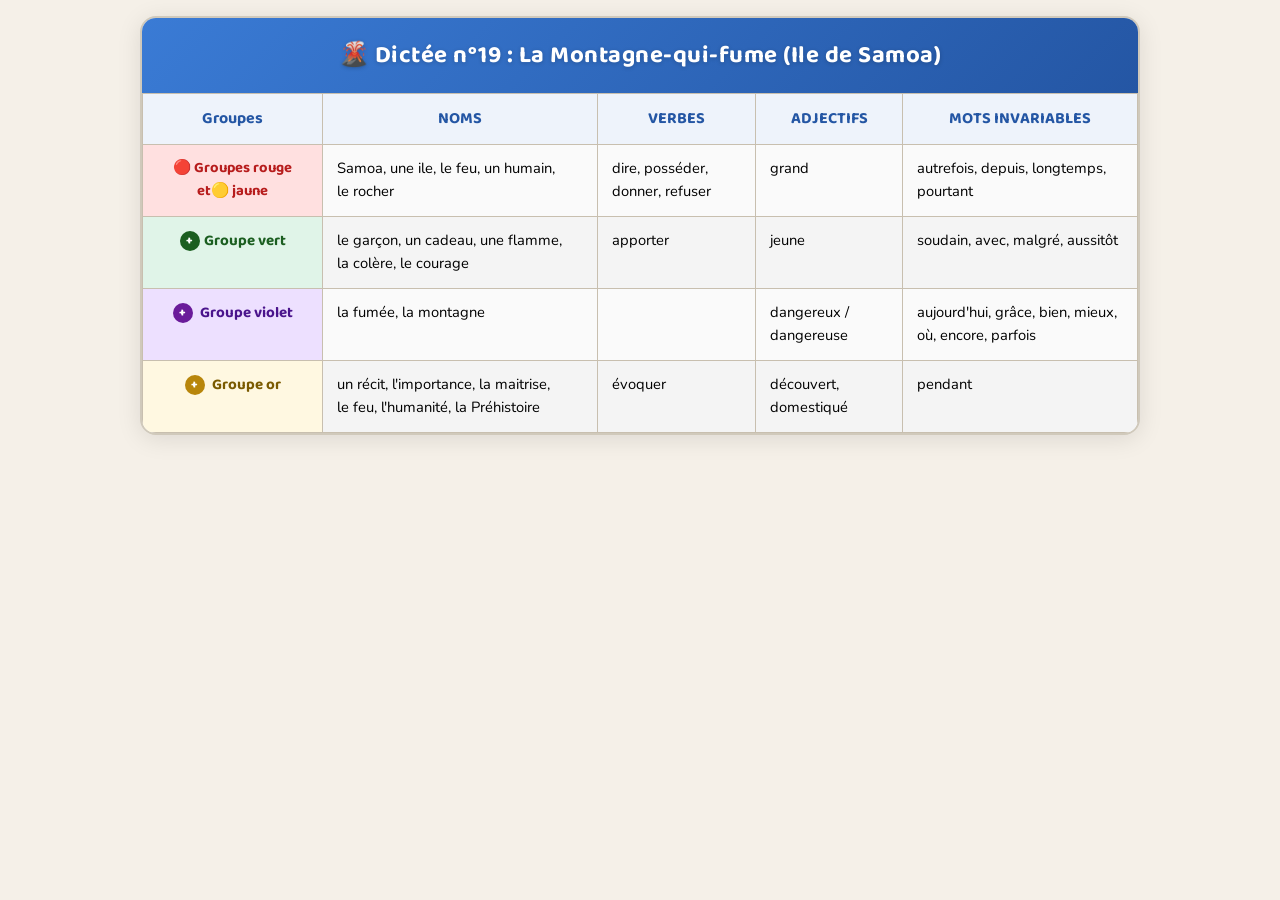
<file: dictee_19_laMontagneQuiFume.html>
<!doctype html>
<html lang="fr">
   <head>
      <meta charset="UTF-8" />
      <meta name="viewport" content="width=device-width, initial-scale=1.0" />
      <title>Dictée n°19 – La Montagne-qui-fume</title>
      <style>
         @import url("https://fonts.googleapis.com/css2?family=Baloo+2:wght@400;600;700&family=Nunito:wght@400;600;700&display=swap");

         * {
            box-sizing: border-box;
            margin: 0;
            padding: 0;
         }

         body {
            background: #f5f0e8;
            font-family: "Nunito", sans-serif;
            padding: 16px 10px;
            min-height: 100vh;
         }

         .container {
            max-width: 1000px;
            margin: 0 auto;
            background: white;
            border-radius: 16px;
            box-shadow: 0 4px 24px rgba(0, 0, 0, 0.1);
            overflow: hidden;
            border: 2px solid #d0c9bb;
         }

         .table-scroll {
            overflow-x: auto;
            -webkit-overflow-scrolling: touch;
         }

         .scroll-hint {
            display: none;
            text-align: center;
            font-size: 0.78rem;
            color: #888;
            padding: 6px 0 2px;
            letter-spacing: 0.3px;
         }

         @media (max-width: 700px) {
            .title-bar {
               font-size: 1.05rem;
               padding: 14px 12px;
            }

            th,
            td {
               font-size: 0.82rem;
               padding: 8px 10px;
               line-height: 1.5;
            }

            .group-header {
               width: 110px;
               font-size: 0.82rem;
            }

            .scroll-hint {
               display: block;
            }

            table {
               min-width: 560px;
            }
         }

         .title-bar {
            background: linear-gradient(135deg, #3a7bd5 0%, #2456a4 100%);
            color: white;
            text-align: center;
            padding: 18px 24px;
            font-family: "Baloo 2", cursive;
            font-size: 1.5rem;
            font-weight: 700;
            letter-spacing: 0.5px;
            text-shadow: 0 1px 4px rgba(0, 0, 0, 0.2);
         }

         table {
            width: 100%;
            border-collapse: collapse;
         }

         th,
         td {
            border: 1.5px solid #c8bfaf;
            padding: 12px 14px;
            vertical-align: top;
            font-size: 0.92rem;
            line-height: 1.6;
         }

         /* Header row styles */
         thead th {
            background: #eef3fb;
            color: #2456a4;
            text-align: center;
            font-family: "Baloo 2", cursive;
            font-size: 1rem;
            font-weight: 700;
         }

         /* Group column styles (First column) */
         .group-header {
            width: 180px;
            font-family: "Baloo 2", cursive;
            font-weight: 700;
            text-align: center;
         }

         /* Specific color themes for the rows */
         .row-rouge {
            background: #ffe0e0;
            color: #b71c1c;
         }
         .row-vert {
            background: #e0f4e8;
            color: #1b5e20;
         }
         .row-violet {
            background: #ede0ff;
            color: #4a148c;
         }
         .row-or {
            background: #fff8e1;
            color: #7a5a00;
         }

         /* Zebra effect for data cells */
         tbody tr:nth-child(odd) td:not(.group-header) {
            background: #fafafa;
         }
         tbody tr:nth-child(even) td:not(.group-header) {
            background: #f4f4f4;
         }

         .plus-badge {
            display: inline-block;
            background: #2456a4;
            color: white;
            border-radius: 50%;
            width: 20px;
            height: 20px;
            font-size: 0.75rem;
            font-weight: 800;
            line-height: 20px;
            text-align: center;
            margin-right: 4px;
            vertical-align: middle;
         }

         .group-label {
            font-family: "Baloo 2", cursive;
            font-weight: 700;
            font-size: 0.95rem;
         }
      </style>
   </head>
   <body>
      <div class="container">
         <div class="title-bar">🌋 Dictée n°19 : La Montagne-qui-fume (Ile de Samoa)</div>
         <p class="scroll-hint">← Faites défiler pour voir tout le tableau →</p>
         <div class="table-scroll">
            <table>
               <thead>
                  <tr>
                     <th>Groupes</th>
                     <th>NOMS</th>
                     <th>VERBES</th>
                     <th>ADJECTIFS</th>
                     <th>MOTS INVARIABLES</th>
                  </tr>
               </thead>
               <tbody>
                  <tr>
                     <td class="group-header row-rouge">
                        <span style="color: #c62828">🔴</span> Groupes <strong>rouge</strong>
                        <br />et<span style="color: #f9a825">🟡</span> <strong>jaune</strong>
                     </td>
                     <td>
                        Samoa, une&nbsp;ile, le&nbsp;feu, un&nbsp;humain, le&nbsp;rocher
                     </td>
                     <td>dire, posséder, donner, refuser</td>
                     <td>grand</td>
                     <td>autrefois, depuis, longtemps, pourtant</td>
                  </tr>

                  <tr>
                     <td class="group-header row-vert">
                        <span class="plus-badge" style="background: #1b5e20">+</span><span class="group-label">Groupe vert</span>
                     </td>
                     <td>le&nbsp;garçon, un&nbsp;cadeau, une&nbsp;flamme, la&nbsp;colère, le&nbsp;courage</td>
                     <td>apporter</td>
                     <td>jeune</td>
                     <td>soudain, avec, malgré, aussitôt</td>
                  </tr>

                  <tr>
                     <td class="group-header row-violet">
                        <span class="plus-badge" style="background: #6a1b9a">+</span>
                        <span class="group-label">Groupe violet</span>
                     </td>
                     <td>la&nbsp;fumée, la&nbsp;montagne</td>
                     <td>&nbsp;</td>
                     <td>dangereux&nbsp;/ dangereuse</td>
                     <td>aujourd'hui, grâce, bien, mieux, où, encore, parfois</td>
                  </tr>

                  <tr>
                     <td class="group-header row-or">
                        <span class="plus-badge" style="background: #b8860b">+</span>
                        <span class="group-label">Groupe or</span>
                     </td>
                     <td>un&nbsp;récit, l'importance, la&nbsp;maitrise, le&nbsp;feu, l'humanité, la&nbsp;Préhistoire</td>
                     <td>évoquer</td>
                     <td>découvert, domestiqué</td>
                     <td>pendant</td>
                  </tr>
               </tbody>
            </table>
         </div>
      </div>
   </body>
</html>
</file>
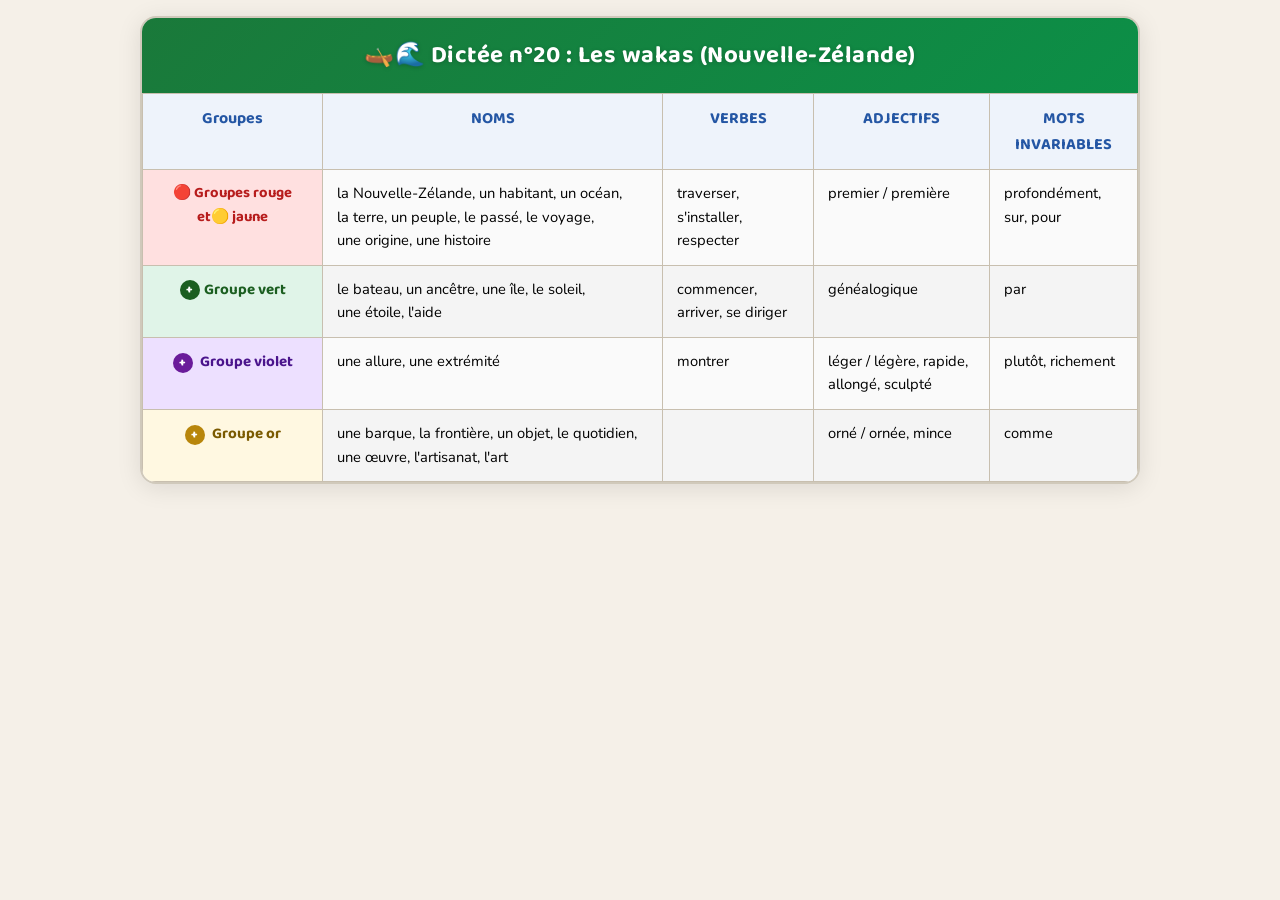
<file: dictee_20_lesWakas.html>
<!doctype html>
<html lang="fr">
   <head>
      <meta charset="UTF-8" />
      <meta name="viewport" content="width=device-width, initial-scale=1.0" />
      <title>Dictée n°20 – Les wakas</title>
      <style>
         @import url("https://fonts.googleapis.com/css2?family=Baloo+2:wght@400;600;700&family=Nunito:wght@400;600;700&display=swap");

         * {
            box-sizing: border-box;
            margin: 0;
            padding: 0;
         }

         body {
            background: #f5f0e8;
            font-family: "Nunito", sans-serif;
            padding: 16px 10px;
            min-height: 100vh;
         }

         .container {
            max-width: 1000px;
            margin: 0 auto;
            background: white;
            border-radius: 16px;
            box-shadow: 0 4px 24px rgba(0, 0, 0, 0.1);
            overflow: hidden;
            border: 2px solid #d0c9bb;
         }

         .table-scroll {
            overflow-x: auto;
            -webkit-overflow-scrolling: touch;
         }

         .scroll-hint {
            display: none;
            text-align: center;
            font-size: 0.78rem;
            color: #888;
            padding: 6px 0 2px;
            letter-spacing: 0.3px;
         }

         @media (max-width: 700px) {
            .title-bar {
               font-size: 1.05rem;
               padding: 14px 12px;
            }

            th,
            td {
               font-size: 0.82rem;
               padding: 8px 10px;
               line-height: 1.5;
            }

            .group-header {
               width: 110px;
               font-size: 0.82rem;
            }

            .scroll-hint {
               display: block;
            }

            table {
               min-width: 560px;
            }
         }

         .title-bar {
            background: linear-gradient(135deg, #1a793a 0%, #0c8f47 100%);
            color: white;
            text-align: center;
            padding: 18px 24px;
            font-family: "Baloo 2", cursive;
            font-size: 1.5rem;
            font-weight: 700;
            letter-spacing: 0.5px;
            text-shadow: 0 1px 4px rgba(0, 0, 0, 0.2);
         }

         table {
            width: 100%;
            border-collapse: collapse;
         }

         th,
         td {
            border: 1.5px solid #c8bfaf;
            padding: 12px 14px;
            vertical-align: top;
            font-size: 0.92rem;
            line-height: 1.6;
         }

         /* Header row styles */
         thead th {
            background: #eef3fb;
            color: #2456a4;
            text-align: center;
            font-family: "Baloo 2", cursive;
            font-size: 1rem;
            font-weight: 700;
         }

         .cat-icon {
            font-size: 1.3rem;
            display: block;
            margin-bottom: 4px;
         }

         /* Group column styles (First column) */
         .group-header {
            width: 180px;
            font-family: "Baloo 2", cursive;
            font-weight: 700;
            text-align: center;
         }

         /* Specific color themes for the rows */
         .row-rouge {
            background: #ffe0e0;
            color: #b71c1c;
         }
         .row-vert {
            background: #e0f4e8;
            color: #1b5e20;
         }
         .row-violet {
            background: #ede0ff;
            color: #4a148c;
         }
         .row-or {
            background: #fff8e1;
            color: #7a5a00;
         }

         /* Zebra effect for data cells */
         tbody tr:nth-child(odd) td:not(.group-header) {
            background: #fafafa;
         }
         tbody tr:nth-child(even) td:not(.group-header) {
            background: #f4f4f4;
         }

         .plus-badge {
            display: inline-block;
            background: #229c4b;
            color: white;
            border-radius: 50%;
            width: 20px;
            height: 20px;
            font-size: 0.75rem;
            font-weight: 800;
            line-height: 20px;
            text-align: center;
            margin-right: 4px;
            vertical-align: middle;
         }

         .group-label {
            font-family: "Baloo 2", cursive;
            font-weight: 700;
            font-size: 0.95rem;
         }
      </style>
   </head>
   <body>
      <div class="container">
         <div class="title-bar">🛶🌊 Dictée n°20 : Les wakas (Nouvelle-Zélande)</div>
         <p class="scroll-hint">← Faites défiler pour voir tout le tableau →</p>
         <div class="table-scroll">
            <table>
               <thead>
                  <tr>
                     <th>Groupes</th>
                     <th>NOMS</th>
                     <th>VERBES</th>
                     <th>ADJECTIFS</th>
                     <th>MOTS INVARIABLES</th>
                  </tr>
               </thead>
               <tbody>
                  <tr>
                     <td class="group-header row-rouge">
                        <span style="color: #c62828">🔴</span> Groupes <strong>rouge</strong>
                        <br />et<span style="color: #f9a825">🟡</span> <strong>jaune</strong>
                     </td>
                     <td>
                        la&nbsp;Nouvelle-Zélande, un&nbsp;habitant, un&nbsp;océan, la&nbsp;terre, un&nbsp;peuple,
                        le&nbsp;passé, le&nbsp;voyage, une&nbsp;origine, une&nbsp;histoire
                     </td>
                     <td>traverser, s'installer, respecter</td>
                     <td>premier / première</td>
                     <td>profondément, sur, pour</td>
                  </tr>

                  <tr>
                     <td class="group-header row-vert">
                        <span class="plus-badge" style="background: #1b5e20">+</span><span class="group-label">Groupe vert</span>
                     </td>
                     <td>le&nbsp;bateau, un&nbsp;ancêtre, une&nbsp;île, le&nbsp;soleil, une&nbsp;étoile, l'aide</td>
                     <td>commencer, arriver, se&nbsp;diriger</td>
                     <td>généalogique</td>
                     <td>par</td>
                  </tr>

                  <tr>
                     <td class="group-header row-violet">
                        <span class="plus-badge" style="background: #6a1b9a">+</span>
                        <span class="group-label">Groupe violet</span>
                     </td>
                     <td>une&nbsp;allure, une&nbsp;extrémité</td>
                     <td>montrer</td>
                     <td>léger / légère, rapide, allongé, sculpté</td>
                     <td>plutôt, richement</td>
                  </tr>

                  <tr>
                     <td class="group-header row-or">
                        <span class="plus-badge" style="background: #b8860b">+</span>
                        <span class="group-label">Groupe or</span>
                     </td>
                     <td>une&nbsp;barque, la&nbsp;frontière, un&nbsp;objet, le&nbsp;quotidien, une&nbsp;œuvre, l'artisanat, l'art</td>
                     <td>&nbsp;</td>
                     <td>orné / ornée, mince</td>
                     <td>comme</td>
                  </tr>
               </tbody>
            </table>
         </div>
      </div>
   </body>
</html>
</file>
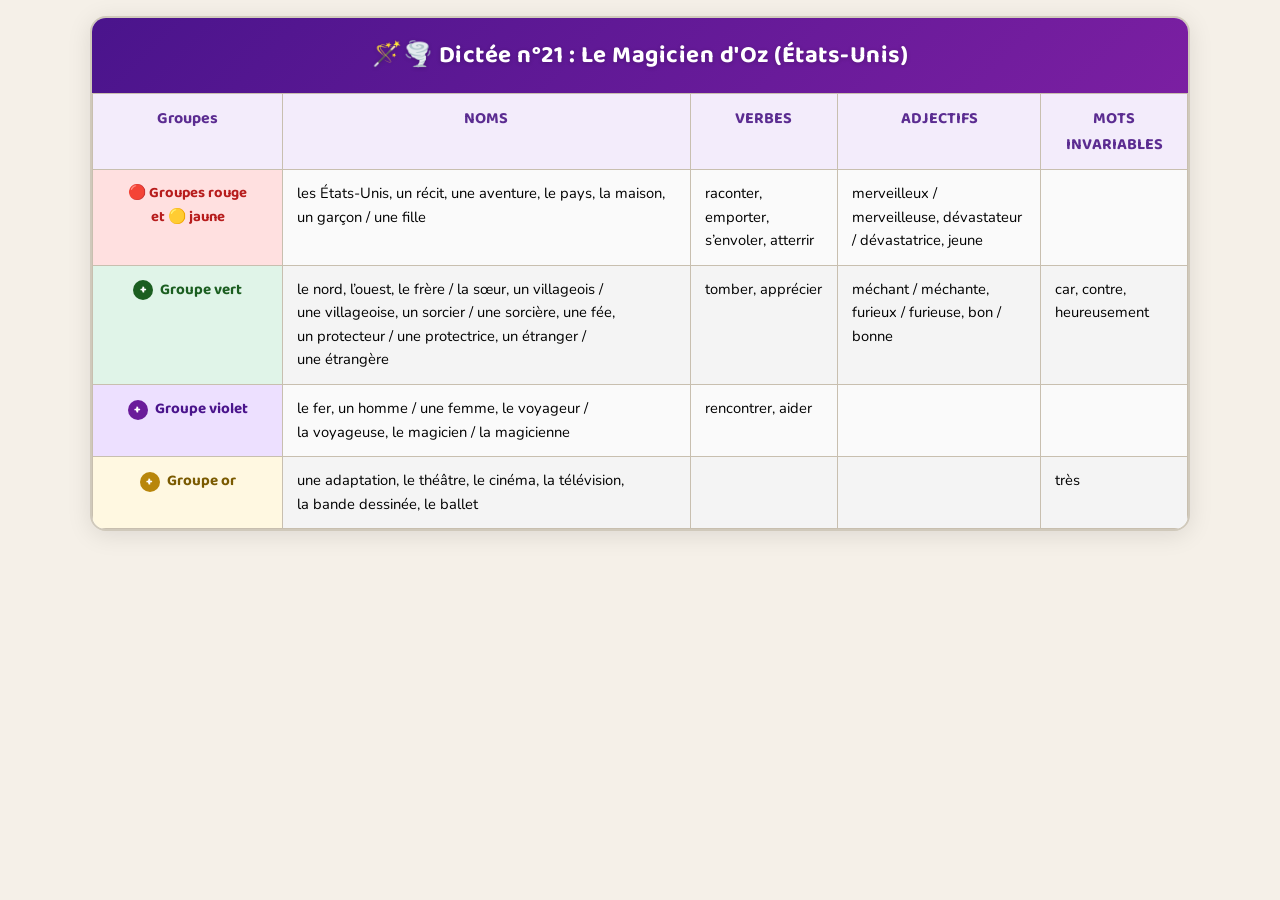
<file: Dictee_21_Le_Magicien_dOz.html>
<!doctype html>
<html lang="fr">
   <head>
      <meta charset="UTF-8" />
      <meta name="viewport" content="width=device-width, initial-scale=1.0" />
      <title>Dictée n°21 – Le Magicien d'Oz</title>

      <style>
         @import url("https://fonts.googleapis.com/css2?family=Baloo+2:wght@400;600;700&family=Nunito:wght@400;600;700&display=swap");

         * {
            box-sizing: border-box;
            margin: 0;
            padding: 0;
         }

         body {
            background: #f5f0e8;
            font-family: "Nunito", sans-serif;
            padding: 16px 10px;
            min-height: 100vh;
         }

         .container {
            max-width: 1100px;
            margin: 0 auto;
            background: white;
            border-radius: 16px;
            box-shadow: 0 4px 24px rgba(0, 0, 0, 0.1);
            overflow: hidden;
            border: 2px solid #d0c9bb;
         }

         .table-scroll {
            overflow-x: auto;
            -webkit-overflow-scrolling: touch;
         }

         .scroll-hint {
            display: none;
            text-align: center;
            font-size: 0.78rem;
            color: #888;
            padding: 6px 0 2px;
            letter-spacing: 0.3px;
         }

         .title-bar {
            background: linear-gradient(135deg, #4a148c 0%, #7b1fa2 100%);
            color: white;
            text-align: center;
            padding: 18px 24px;
            font-family: "Baloo 2", cursive;
            font-size: 1.5rem;
            font-weight: 700;
            letter-spacing: 0.5px;
            text-shadow: 0 1px 4px rgba(0, 0, 0, 0.2);
         }

         table {
            width: 100%;
            border-collapse: collapse;
         }

         th,
         td {
            border: 1.5px solid #c8bfaf;
            padding: 12px 14px;
            vertical-align: top;
            font-size: 0.92rem;
            line-height: 1.6;
         }

         thead th {
            background: #f3ecfb;
            color: #5b2c91;
            text-align: center;
            font-family: "Baloo 2", cursive;
            font-size: 1rem;
            font-weight: 700;
         }

         .cat-icon {
            font-size: 1.3rem;
            display: block;
            margin-bottom: 4px;
         }

         .group-header {
            width: 190px;
            font-family: "Baloo 2", cursive;
            font-weight: 700;
            text-align: center;
         }

         .row-rouge {
            background: #ffe0e0;
            color: #b71c1c;
         }

         .row-vert {
            background: #e0f4e8;
            color: #1b5e20;
         }

         .row-violet {
            background: #ede0ff;
            color: #4a148c;
         }

         .row-or {
            background: #fff8e1;
            color: #7a5a00;
         }

         tbody tr:nth-child(odd) td:not(.group-header) {
            background: #fafafa;
         }

         tbody tr:nth-child(even) td:not(.group-header) {
            background: #f4f4f4;
         }

         .plus-badge {
            display: inline-block;
            background: #229c4b;
            color: white;
            border-radius: 50%;
            width: 20px;
            height: 20px;
            font-size: 0.75rem;
            font-weight: 800;
            line-height: 20px;
            text-align: center;
            margin-right: 4px;
            vertical-align: middle;
         }

         .group-label {
            font-family: "Baloo 2", cursive;
            font-weight: 700;
            font-size: 0.95rem;
         }

         @media (max-width: 700px) {
            .title-bar {
               font-size: 1.05rem;
               padding: 14px 12px;
            }

            th,
            td {
               font-size: 0.82rem;
               padding: 8px 10px;
               line-height: 1.5;
            }

            .group-header {
               width: 120px;
               font-size: 0.82rem;
            }

            .scroll-hint {
               display: block;
            }

            table {
               min-width: 700px;
            }
         }
      </style>
   </head>

   <body>
      <div class="container">
         <div class="title-bar">
            🪄🌪️ Dictée n°21 : Le Magicien d'Oz (États-Unis)
         </div>

         <p class="scroll-hint">
            ← Faites défiler pour voir tout le tableau →
         </p>

         <div class="table-scroll">
            <table>
               <thead>
                  <tr>
                     <th>Groupes</th>
                     <th>NOMS</th>
                     <th>VERBES</th>
                     <th>ADJECTIFS</th>
                     <th>MOTS INVARIABLES</th>
                  </tr>
               </thead>

               <tbody>
                  <tr>
                     <td class="group-header row-rouge">
                        <span style="color: #c62828">🔴</span>
                        Groupes <strong>rouge</strong>
                        <br />
                        et
                        <span style="color: #f9a825">🟡</span>
                        <strong>jaune</strong>
                     </td>

                     <td>
                        les&nbsp;États-Unis,
                        un&nbsp;récit,
                        une&nbsp;aventure,
                        le&nbsp;pays,
                        la&nbsp;maison,
                        un&nbsp;garçon / une&nbsp;fille
                     </td>

                     <td>
                        raconter,
                        emporter,
                        s’envoler,
                        atterrir
                     </td>

                     <td>
                        merveilleux / merveilleuse,
                        dévastateur / dévastatrice,
                        jeune
                     </td>

                     <td>&nbsp;</td>
                  </tr>

                  <tr>
                     <td class="group-header row-vert">
                        <span class="plus-badge" style="background: #1b5e20">+</span>
                        <span class="group-label">Groupe vert</span>
                     </td>

                     <td>
                        le&nbsp;nord,
                        l’ouest,
                        le&nbsp;frère / la&nbsp;sœur,
                        un&nbsp;villageois / une&nbsp;villageoise,
                        un&nbsp;sorcier / une&nbsp;sorcière,
                        une&nbsp;fée,
                        un&nbsp;protecteur / une&nbsp;protectrice,
                        un&nbsp;étranger / une&nbsp;étrangère
                     </td>

                     <td>
                        tomber,
                        apprécier
                     </td>

                     <td>
                        méchant / méchante,
                        furieux / furieuse,
                        bon / bonne
                     </td>

                     <td>
                        car,
                        contre,
                        heureusement
                     </td>
                  </tr>

                  <tr>
                     <td class="group-header row-violet">
                        <span class="plus-badge" style="background: #6a1b9a">+</span>
                        <span class="group-label">Groupe violet</span>
                     </td>

                     <td>
                        le&nbsp;fer,
                        un&nbsp;homme / une&nbsp;femme,
                        le&nbsp;voyageur / la&nbsp;voyageuse,
                        le&nbsp;magicien / la&nbsp;magicienne
                     </td>

                     <td>
                        rencontrer,
                        aider
                     </td>

                     <td>&nbsp;</td>

                     <td>&nbsp;</td>
                  </tr>

                  <tr>
                     <td class="group-header row-or">
                        <span class="plus-badge" style="background: #b8860b">+</span>
                        <span class="group-label">Groupe or</span>
                     </td>

                     <td>
                        une&nbsp;adaptation,
                        le&nbsp;théâtre,
                        le&nbsp;cinéma,
                        la&nbsp;télévision,
                        la&nbsp;bande&nbsp;dessinée,
                        le&nbsp;ballet
                     </td>

                     <td>&nbsp;</td>

                     <td>&nbsp;</td>

                     <td>très</td>
                  </tr>
               </tbody>
            </table>
         </div>
      </div>
   </body>
</html>
</file>
<file: styles.css>
/* ===================================================================
   CM1 Mon Cahier d'Entraînement - Stylesheet
   Designed for French CM1 elementary pupils (9-10 years old)
   Playful, modern, accessible, responsive and rich aesthetics
   =================================================================== */

@import url('https://fonts.googleapis.com/css2?family=Baloo+2:wght@500;600;700;800&family=Nunito:ital,wght@0,400;0,600;0,700;0,800;1,400&family=Patrick+Hand&display=swap');

:root {
  --primary: #4f46e5;
  --primary-light: #818cf8;
  --primary-dark: #3730a3;
  --primary-gradient: linear-gradient(135deg, #4f46e5 0%, #7c3aed 100%);
  
  --secondary: #06b6d4;
  --secondary-gradient: linear-gradient(135deg, #06b6d4 0%, #3b82f6 100%);
  
  --accent-gold: #f59e0b;
  --accent-gold-light: #fef3c7;
  --accent-gold-gradient: linear-gradient(135deg, #f59e0b 0%, #fbbf24 100%);
  
  --success: #10b981;
  --success-light: #d1fae5;
  --danger: #ef4444;
  --danger-light: #fee2e2;
  --purple: #8b5cf6;
  --purple-light: #ede9fe;
  
  --bg-main: #f8fafc;
  --bg-card: #ffffff;
  --text-main: #1e293b;
  --text-muted: #64748b;
  --border-color: #e2e8f0;
  --border-focus: #6366f1;
  
  --shadow-sm: 0 2px 4px rgba(0, 0, 0, 0.04);
  --shadow-md: 0 6px 18px rgba(79, 70, 229, 0.08);
  --shadow-lg: 0 12px 30px rgba(79, 70, 229, 0.12);
  --shadow-hover: 0 16px 36px rgba(79, 70, 229, 0.18);
  
  --radius-sm: 8px;
  --radius-md: 14px;
  --radius-lg: 20px;
  --radius-pill: 9999px;
  
  --font-heading: 'Baloo 2', cursive, sans-serif;
  --font-body: 'Nunito', -apple-system, sans-serif;
  --font-handwriting: 'Patrick Hand', cursive, sans-serif;
}

/* Reset & Base */
* {
  box-sizing: border-box;
  margin: 0;
  padding: 0;
}

body {
  font-family: var(--font-body);
  background-color: var(--bg-main);
  background-image: 
    radial-gradient(#e2e8f0 1.2px, transparent 1.2px),
    radial-gradient(#e0e7ff 1.2px, var(--bg-main) 1.2px);
  background-size: 32px 32px;
  background-position: 0 0, 16px 16px;
  color: var(--text-main);
  min-height: 100vh;
  line-height: 1.6;
  -webkit-font-smoothing: antialiased;
}

/* Top App Header */
.app-header {
  background: white;
  border-bottom: 3px solid #e0e7ff;
  position: sticky;
  top: 0;
  z-index: 100;
  box-shadow: 0 4px 20px rgba(0, 0, 0, 0.05);
}

.header-container {
  max-width: 1280px;
  margin: 0 auto;
  padding: 12px 20px;
  display: flex;
  align-items: center;
  justify-content: space-between;
  gap: 16px;
  flex-wrap: wrap;
}

.brand-wrapper {
  display: flex;
  align-items: center;
  gap: 12px;
}

.brand-logo {
  width: 48px;
  height: 48px;
  border-radius: var(--radius-md);
  background: var(--primary-gradient);
  display: flex;
  align-items: center;
  justify-content: center;
  font-size: 26px;
  box-shadow: 0 4px 12px rgba(79, 70, 229, 0.3);
  transform: rotate(-3deg);
  transition: transform 0.2s ease;
}

.brand-logo:hover {
  transform: rotate(4deg) scale(1.05);
}

.brand-text h1 {
  font-family: var(--font-heading);
  font-size: 1.55rem;
  font-weight: 800;
  color: var(--primary-dark);
  line-height: 1.1;
  display: flex;
  align-items: center;
  gap: 8px;
}

.brand-badge {
  background: #fef3c7;
  color: #b45309;
  font-size: 0.75rem;
  font-weight: 800;
  padding: 2px 8px;
  border-radius: var(--radius-pill);
  border: 1.5px solid #fde68a;
  text-transform: uppercase;
}

.brand-subtext {
  font-size: 0.85rem;
  color: var(--text-muted);
  font-weight: 600;
}

/* Header Stats Bar */
.user-stats-bar {
  display: flex;
  align-items: center;
  gap: 12px;
}

.stat-pill {
  display: flex;
  align-items: center;
  gap: 6px;
  background: #f1f5f9;
  padding: 6px 14px;
  border-radius: var(--radius-pill);
  font-weight: 700;
  font-size: 0.95rem;
  border: 1.5px solid #e2e8f0;
}

.stat-pill.stars {
  background: var(--accent-gold-light);
  border-color: #fde68a;
  color: #92400e;
}

.stat-pill.streak {
  background: #fee2e2;
  border-color: #fecaca;
  color: #b91c1c;
}

.stat-pill.level {
  background: var(--purple-light);
  border-color: #ddd6fe;
  color: #5b21b6;
}

.sound-toggle-btn {
  background: #f8fafc;
  border: 2px solid #cbd5e1;
  padding: 8px 12px;
  border-radius: var(--radius-pill);
  font-family: var(--font-body);
  font-size: 0.85rem;
  font-weight: 700;
  cursor: pointer;
  display: flex;
  align-items: center;
  gap: 6px;
  transition: all 0.2s;
}

.sound-toggle-btn:hover {
  background: #e2e8f0;
}

/* Main Navigation Tabs */
.main-nav {
  background: white;
  border-bottom: 2px solid #e2e8f0;
}

.nav-container {
  max-width: 1280px;
  margin: 0 auto;
  display: flex;
  padding: 0 16px;
  gap: 8px;
  overflow-x: auto;
  scrollbar-width: none;
}

.nav-container::-webkit-scrollbar {
  display: none;
}

.nav-tab-btn {
  background: none;
  border: none;
  border-bottom: 3px solid transparent;
  padding: 14px 18px;
  font-family: var(--font-heading);
  font-size: 1.05rem;
  font-weight: 700;
  color: var(--text-muted);
  cursor: pointer;
  display: flex;
  align-items: center;
  gap: 8px;
  white-space: nowrap;
  transition: all 0.2s ease;
}

.nav-tab-btn:hover {
  color: var(--primary);
  background-color: #f8fafc;
}

.nav-tab-btn.active {
  color: var(--primary);
  border-bottom-color: var(--primary);
  background-color: #eef2ff;
  border-radius: var(--radius-md) var(--radius-md) 0 0;
}

/* App Container */
.app-container {
  max-width: 1280px;
  margin: 24px auto;
  padding: 0 20px 48px;
}

/* Section Containers */
.tab-section {
  display: none;
  animation: fadeIn 0.3s ease-out;
}

.tab-section.active {
  display: block;
}

@keyframes fadeIn {
  from { opacity: 0; transform: translateY(6px); }
  to { opacity: 1; transform: translateY(0); }
}

/* Dictée Selector Card */
.selector-card {
  background: white;
  border-radius: var(--radius-lg);
  padding: 24px;
  border: 2px solid #e0e7ff;
  box-shadow: var(--shadow-md);
  margin-bottom: 24px;
}

.selector-header {
  display: flex;
  align-items: center;
  justify-content: space-between;
  gap: 16px;
  flex-wrap: wrap;
  margin-bottom: 20px;
}

.selector-title-group h2 {
  font-family: var(--font-heading);
  font-size: 1.4rem;
  font-weight: 800;
  color: var(--primary-dark);
  display: flex;
  align-items: center;
  gap: 8px;
}

.selector-title-group p {
  color: var(--text-muted);
  font-size: 0.95rem;
}

.dictee-dropdown-wrapper {
  display: flex;
  align-items: center;
  gap: 12px;
}

.dictee-select {
  padding: 10px 18px;
  font-family: var(--font-heading);
  font-size: 1.05rem;
  font-weight: 700;
  color: var(--primary-dark);
  background: #f8fafc;
  border: 2px solid #c7d2fe;
  border-radius: var(--radius-md);
  outline: none;
  cursor: pointer;
  transition: all 0.2s;
}

.dictee-select:focus {
  border-color: var(--primary);
  box-shadow: 0 0 0 4px rgba(99, 102, 241, 0.15);
  background: white;
}

/* Quick Dictée Chips Carousel */
.dictee-chips-wrapper {
  display: flex;
  gap: 8px;
  overflow-x: auto;
  padding-bottom: 10px;
  margin-bottom: 18px;
  scrollbar-width: thin;
}

.dictee-chip {
  flex-shrink: 0;
  background: #f1f5f9;
  border: 2px solid #e2e8f0;
  border-radius: var(--radius-pill);
  padding: 8px 16px;
  font-family: var(--font-heading);
  font-weight: 700;
  font-size: 0.95rem;
  color: var(--text-main);
  cursor: pointer;
  transition: all 0.2s;
  display: flex;
  align-items: center;
  gap: 6px;
}

.dictee-chip:hover {
  background: #e2e8f0;
  transform: translateY(-2px);
}

.dictee-chip.active {
  background: var(--primary-gradient);
  border-color: var(--primary);
  color: white;
  box-shadow: 0 4px 12px rgba(79, 70, 229, 0.25);
}

/* Selected Dictée Info Hero Banner */
.dictee-hero-banner {
  background: linear-gradient(135deg, #eef2ff 0%, #e0e7ff 100%);
  border: 2px solid #c7d2fe;
  border-radius: var(--radius-md);
  padding: 20px;
  display: flex;
  align-items: center;
  justify-content: space-between;
  gap: 20px;
  flex-wrap: wrap;
  margin-bottom: 20px;
}

.banner-main {
  display: flex;
  align-items: center;
  gap: 16px;
}

.banner-icon {
  font-size: 40px;
  width: 64px;
  height: 64px;
  background: white;
  border-radius: var(--radius-md);
  display: flex;
  align-items: center;
  justify-content: center;
  box-shadow: var(--shadow-sm);
  border: 2px solid #c7d2fe;
}

.banner-info h3 {
  font-family: var(--font-heading);
  font-size: 1.35rem;
  font-weight: 800;
  color: var(--primary-dark);
}

.banner-meta {
  display: flex;
  gap: 8px;
  align-items: center;
  flex-wrap: wrap;
  margin-top: 4px;
}

.period-badge {
  background: #4338ca;
  color: white;
  font-size: 0.78rem;
  font-weight: 800;
  padding: 3px 10px;
  border-radius: var(--radius-pill);
  text-transform: uppercase;
}

.words-count-badge {
  background: #ecfdf5;
  color: #065f46;
  font-size: 0.85rem;
  font-weight: 700;
  padding: 3px 10px;
  border-radius: var(--radius-pill);
  border: 1px solid #a7f3d0;
}

/* Prior Vocabulary (Reinforcement) Alert Box */
.prior-vocab-box {
  background: #fdf4ff;
  border: 2px dashed #d8b4fe;
  border-radius: var(--radius-md);
  padding: 14px 18px;
  margin-bottom: 20px;
  display: flex;
  align-items: flex-start;
  gap: 14px;
}

.prior-icon {
  font-size: 24px;
  flex-shrink: 0;
  margin-top: 2px;
}

.prior-content h4 {
  font-family: var(--font-heading);
  font-size: 1.05rem;
  font-weight: 800;
  color: #701a75;
  margin-bottom: 2px;
}

.prior-content p {
  font-size: 0.88rem;
  color: #86198f;
  line-height: 1.4;
}

.toggle-prior-wrapper {
  margin-top: 8px;
  display: flex;
  align-items: center;
  gap: 8px;
  font-size: 0.88rem;
  font-weight: 700;
  color: #581c87;
  cursor: pointer;
}

.toggle-prior-wrapper input[type="checkbox"] {
  width: 16px;
  height: 16px;
  cursor: pointer;
  accent-color: var(--purple);
}

.prior-words-pill-list {
  display: none;
  flex-wrap: wrap;
  gap: 6px;
  margin-top: 10px;
  padding-top: 10px;
  border-top: 1px solid #f0abfc;
  max-height: 120px;
  overflow-y: auto;
}

.prior-words-pill-list.open {
  display: flex;
}

.prior-word-tag {
  background: white;
  border: 1px solid #e9d5ff;
  color: #6b21a8;
  font-size: 0.8rem;
  padding: 2px 8px;
  border-radius: var(--radius-pill);
  font-weight: 600;
}

/* Words Grid Display */
.words-card-section {
  margin-bottom: 20px;
}

.section-subtitle {
  font-family: var(--font-heading);
  font-size: 1.15rem;
  font-weight: 800;
  color: var(--text-main);
  margin-bottom: 12px;
  display: flex;
  align-items: center;
  justify-content: space-between;
}

.words-grid {
  display: grid;
  grid-template-columns: repeat(auto-fill, minmax(180px, 1fr));
  gap: 10px;
}

.word-card {
  background: #f8fafc;
  border: 1.5px solid #e2e8f0;
  border-radius: var(--radius-md);
  padding: 10px 14px;
  display: flex;
  align-items: center;
  justify-content: space-between;
  transition: all 0.2s;
  user-select: none;
}

.word-card:hover {
  border-color: var(--primary-light);
  background: #f0f4ff;
  transform: translateY(-2px);
  box-shadow: var(--shadow-sm);
}

.word-card.mastered {
  background: #ecfdf5;
  border-color: #a7f3d0;
}

.word-card.mastered .word-text {
  text-decoration: line-through;
  color: #059669;
}

.word-card-left {
  display: flex;
  align-items: center;
  gap: 10px;
}

.word-checkbox {
  width: 17px;
  height: 17px;
  cursor: pointer;
  accent-color: var(--success);
}

.word-text {
  font-weight: 700;
  font-size: 0.98rem;
  color: var(--text-main);
}

.word-speak-btn {
  background: white;
  border: 1px solid #cbd5e1;
  width: 28px;
  height: 28px;
  border-radius: 50%;
  cursor: pointer;
  display: flex;
  align-items: center;
  justify-content: center;
  font-size: 13px;
  transition: all 0.15s;
  color: var(--primary);
}

.word-speak-btn:hover {
  background: var(--primary);
  color: white;
  border-color: var(--primary);
  transform: scale(1.1);
}

/* ==========================================================
   Text & Sentences Generator Hub (Core Requirement)
   ========================================================== */
.generator-workspace {
  background: white;
  border-radius: var(--radius-lg);
  border: 2px solid #e0e7ff;
  box-shadow: var(--shadow-md);
  overflow: hidden;
  margin-bottom: 28px;
}

.generator-topbar {
  background: #f8fafc;
  border-bottom: 2px solid #e2e8f0;
  padding: 16px 20px;
  display: flex;
  align-items: center;
  justify-content: space-between;
  gap: 16px;
  flex-wrap: wrap;
}

.mode-switches {
  display: flex;
  gap: 6px;
  background: #e2e8f0;
  padding: 4px;
  border-radius: var(--radius-md);
}

.mode-switch-btn {
  background: none;
  border: none;
  padding: 8px 16px;
  border-radius: var(--radius-sm);
  font-family: var(--font-heading);
  font-weight: 700;
  font-size: 0.92rem;
  color: var(--text-muted);
  cursor: pointer;
  transition: all 0.2s;
  display: flex;
  align-items: center;
  gap: 6px;
}

.mode-switch-btn.active {
  background: white;
  color: var(--primary-dark);
  box-shadow: 0 2px 6px rgba(0, 0, 0, 0.08);
}

.action-buttons-group {
  display: flex;
  align-items: center;
  gap: 10px;
  flex-wrap: wrap;
}

.btn-primary {
  background: var(--primary-gradient);
  color: white;
  border: none;
  padding: 10px 20px;
  border-radius: var(--radius-md);
  font-family: var(--font-heading);
  font-weight: 700;
  font-size: 1rem;
  cursor: pointer;
  display: flex;
  align-items: center;
  gap: 8px;
  box-shadow: 0 4px 12px rgba(79, 70, 229, 0.25);
  transition: all 0.2s;
}

.btn-primary:hover {
  transform: translateY(-2px);
  box-shadow: 0 6px 16px rgba(79, 70, 229, 0.35);
}

.btn-secondary {
  background: white;
  color: var(--text-main);
  border: 2px solid #cbd5e1;
  padding: 9px 16px;
  border-radius: var(--radius-md);
  font-family: var(--font-heading);
  font-weight: 700;
  font-size: 0.92rem;
  cursor: pointer;
  display: flex;
  align-items: center;
  gap: 6px;
  transition: all 0.2s;
}

.btn-secondary:hover:not(:disabled) {
  background: #f1f5f9;
  border-color: #94a3b8;
  transform: translateY(-1px);
}

.btn-secondary:disabled,
.btn-primary:disabled {
  opacity: 0.45;
  cursor: not-allowed;
  pointer-events: none;
  box-shadow: none;
  transform: none;
}

.btn-secondary.is-speaking {
  background: #eff6ff;
  border-color: #3b82f6;
  color: #1d4ed8;
  animation: pulse-border 1.5s infinite alternate;
}

.btn-secondary.is-paused {
  background: #fef3c7;
  border-color: #f59e0b;
  color: #b45309;
}

@keyframes pulse-border {
  from {
    border-color: #3b82f6;
    box-shadow: 0 0 0 0 rgba(59, 130, 246, 0.4);
  }
  to {
    border-color: #1d4ed8;
    box-shadow: 0 0 0 4px rgba(59, 130, 246, 0.15);
  }
}

.btn-success {
  background: linear-gradient(135deg, #10b981 0%, #059669 100%);
  color: white;
  border: none;
  padding: 10px 20px;
  border-radius: var(--radius-md);
  font-family: var(--font-heading);
  font-weight: 700;
  font-size: 1rem;
  cursor: pointer;
  display: flex;
  align-items: center;
  gap: 8px;
  box-shadow: 0 4px 12px rgba(16, 185, 129, 0.25);
  transition: all 0.2s;
}

.btn-success:hover {
  transform: translateY(-2px);
  box-shadow: 0 6px 16px rgba(16, 185, 129, 0.35);
}

/* Practice Sub-Tabs */
.practice-tabs-bar {
  background: white;
  border-bottom: 2px solid #f1f5f9;
  display: flex;
  gap: 8px;
  padding: 0 20px;
  overflow-x: auto;
}

.subtab-btn {
  background: none;
  border: none;
  border-bottom: 3px solid transparent;
  padding: 12px 14px;
  font-family: var(--font-heading);
  font-size: 0.95rem;
  font-weight: 700;
  color: var(--text-muted);
  cursor: pointer;
  display: flex;
  align-items: center;
  gap: 6px;
  white-space: nowrap;
  transition: all 0.2s;
}

.subtab-btn:hover {
  color: var(--primary);
}

.subtab-btn.active {
  color: var(--primary);
  border-bottom-color: var(--primary);
}

/* Content Viewport */
.generator-content-area {
  padding: 24px;
  min-height: 260px;
}

/* Practice Views */
.practice-view {
  display: none;
}

.practice-view.active {
  display: block;
}

/* Legend bar */
.words-legend-bar {
  display: flex;
  align-items: center;
  gap: 16px;
  margin-bottom: 16px;
  padding: 8px 14px;
  background: #f8fafc;
  border-radius: var(--radius-pill);
  font-size: 0.85rem;
  font-weight: 700;
  color: var(--text-muted);
  flex-wrap: wrap;
}

.legend-item {
  display: flex;
  align-items: center;
  gap: 6px;
}

.badge-target-word {
  background: #dcfce7;
  color: #15803d;
  border: 1px solid #86efac;
  padding: 2px 8px;
  border-radius: var(--radius-pill);
  font-weight: 800;
  cursor: pointer;
  transition: all 0.15s;
  display: inline-block;
}

.badge-target-word:hover {
  background: #bbf7d0;
  transform: scale(1.05);
}

.badge-prior-word {
  background: #f3e8ff;
  color: #7e22ce;
  border: 1px solid #d8b4fe;
  padding: 2px 8px;
  border-radius: var(--radius-pill);
  font-weight: 800;
  cursor: pointer;
  transition: all 0.15s;
  display: inline-block;
}

.badge-prior-word:hover {
  background: #e9d5ff;
  transform: scale(1.05);
}

/* Displaying Text / Story */
.generated-story-box {
  background: #fffdfa;
  border: 2px solid #fed7aa;
  border-radius: var(--radius-md);
  padding: 24px;
  font-size: 1.15rem;
  line-height: 1.9;
  color: #334155;
  box-shadow: inset 0 2px 8px rgba(0, 0, 0, 0.02);
  margin-bottom: 18px;
  position: relative;
}

.story-header-title {
  font-family: var(--font-heading);
  font-size: 1.25rem;
  font-weight: 800;
  color: #9a3412;
  margin-bottom: 12px;
  display: flex;
  align-items: center;
  gap: 8px;
}

/* Sentences List View */
.sentences-list {
  display: flex;
  flex-direction: column;
  gap: 14px;
}

.sentence-card {
  background: #f8fafc;
  border: 1.5px solid #e2e8f0;
  border-radius: var(--radius-md);
  padding: 16px 20px;
  display: flex;
  align-items: center;
  justify-content: space-between;
  gap: 16px;
  font-size: 1.08rem;
  line-height: 1.7;
  transition: all 0.2s;
}

.sentence-card:hover {
  border-color: var(--primary-light);
  background: white;
  box-shadow: var(--shadow-sm);
}

.sentence-number {
  background: #e0e7ff;
  color: var(--primary-dark);
  font-family: var(--font-heading);
  font-weight: 800;
  width: 32px;
  height: 32px;
  border-radius: 50%;
  display: flex;
  align-items: center;
  justify-content: center;
  flex-shrink: 0;
  font-size: 0.95rem;
}

.sentence-text-wrapper {
  flex-grow: 1;
}

.sentence-audio-btn {
  background: white;
  border: 2px solid #c7d2fe;
  color: var(--primary);
  width: 40px;
  height: 40px;
  border-radius: 50%;
  cursor: pointer;
  display: flex;
  align-items: center;
  justify-content: center;
  font-size: 16px;
  flex-shrink: 0;
  transition: all 0.2s;
}

.sentence-audio-btn:hover {
  background: var(--primary);
  color: white;
  border-color: var(--primary);
  transform: scale(1.1);
}

/* Mode 2: Fill-in-the-blanks (Dictée à trous) */
.cloze-instructions {
  background: #e0f2fe;
  border: 1.5px solid #bae6fd;
  border-radius: var(--radius-md);
  padding: 12px 18px;
  color: #0369a1;
  font-size: 0.95rem;
  margin-bottom: 20px;
  display: flex;
  align-items: center;
  justify-content: space-between;
  gap: 12px;
  flex-wrap: wrap;
}

.cloze-container {
  display: flex;
  flex-direction: column;
  gap: 16px;
  margin-bottom: 24px;
}

.cloze-sentence-row {
  background: white;
  border: 2px solid #e2e8f0;
  border-radius: var(--radius-md);
  padding: 18px 20px;
  font-size: 1.15rem;
  line-height: 2.2;
}

.cloze-input {
  display: inline-block;
  padding: 4px 10px;
  font-family: var(--font-body);
  font-weight: 700;
  font-size: 1.05rem;
  color: var(--primary-dark);
  border: 2px dashed #94a3b8;
  border-radius: 8px;
  background: #f8fafc;
  outline: none;
  min-width: 130px;
  text-align: center;
  margin: 0 4px;
  transition: all 0.2s;
}

.cloze-input:focus {
  border-color: var(--primary);
  border-style: solid;
  background: white;
  box-shadow: 0 0 0 3px rgba(99, 102, 241, 0.2);
}

.cloze-input.correct {
  border-color: var(--success);
  border-style: solid;
  background: #ecfdf5;
  color: #047857;
}

.cloze-input.wrong {
  border-color: var(--danger);
  border-style: solid;
  background: #fef2f2;
  color: #b91c1c;
}

.cloze-feedback-bar {
  margin-top: 20px;
  padding: 16px;
  border-radius: var(--radius-md);
  display: none;
  align-items: center;
  justify-content: space-between;
  gap: 16px;
  flex-wrap: wrap;
}

.cloze-feedback-bar.show {
  display: flex;
}

.cloze-feedback-bar.perfect {
  background: #ecfdf5;
  border: 2px solid #6ee7b7;
  color: #065f46;
}

.cloze-feedback-bar.partial {
  background: #fffbeb;
  border: 2px solid #fde68a;
  color: #92400e;
}

/* Mode 3: French Seyès Ruled Notebook Dictation Pad */
.notebook-container {
  background: #fdfcf7;
  border: 2px solid #d4c5b9;
  border-radius: var(--radius-lg);
  padding: 24px;
  box-shadow: 0 8px 24px rgba(0, 0, 0, 0.06);
  position: relative;
}

.notebook-audio-bar {
  background: white;
  border: 2px solid #e2e8f0;
  border-radius: var(--radius-md);
  padding: 16px;
  display: flex;
  align-items: center;
  justify-content: space-between;
  gap: 16px;
  flex-wrap: wrap;
  margin-bottom: 20px;
}

.sentence-step-label {
  font-family: var(--font-heading);
  font-weight: 800;
  font-size: 1.1rem;
  color: var(--primary-dark);
}

.seyes-textarea-wrapper {
  position: relative;
  margin-bottom: 20px;
}

.seyes-textarea {
  width: 100%;
  height: 220px;
  background-color: #ffffff;
  /* French Seyès lines simulation */
  background-image: 
    linear-gradient(to right, rgba(220, 38, 38, 0.25) 1px, transparent 1px),
    repeating-linear-gradient(
      transparent,
      transparent 31px,
      #c7d2fe 31px,
      #c7d2fe 32px
    );
  background-size: 100% 100%, 100% 32px;
  background-position: 50px 0, 0 0;
  border: 2px solid #c7d2fe;
  border-radius: var(--radius-md);
  padding: 16px 20px 16px 65px;
  font-family: var(--font-handwriting), var(--font-body);
  font-size: 1.55rem;
  line-height: 32px;
  color: #1e1b4b;
  outline: none;
  resize: vertical;
}

.seyes-textarea:focus {
  border-color: var(--primary);
  box-shadow: 0 0 0 4px rgba(79, 70, 229, 0.15);
}

.dictation-diff-result {
  margin-top: 20px;
  padding: 20px;
  background: white;
  border: 2px solid #e2e8f0;
  border-radius: var(--radius-md);
  display: none;
}

.dictation-diff-result.show {
  display: block;
}

.diff-word-correct {
  color: #059669;
  font-weight: 800;
}

.diff-word-wrong {
  color: #dc2626;
  text-decoration: line-through;
  font-weight: 700;
  margin-right: 4px;
}

.diff-word-expected {
  color: #2563eb;
  font-weight: 800;
  background: #dbeafe;
  padding: 2px 6px;
  border-radius: 4px;
}

/* Mode 4: Mini-Game Anagramme / Word Unscramble */
.game-container {
  text-align: center;
  max-width: 600px;
  margin: 0 auto;
  padding: 20px 0;
}

.scrambled-letters-box {
  display: flex;
  justify-content: center;
  gap: 10px;
  flex-wrap: wrap;
  margin: 24px 0;
}

.letter-tile {
  background: var(--primary-gradient);
  color: white;
  font-family: var(--font-heading);
  font-size: 1.8rem;
  font-weight: 800;
  width: 52px;
  height: 52px;
  border-radius: var(--radius-md);
  display: flex;
  align-items: center;
  justify-content: center;
  cursor: pointer;
  box-shadow: 0 4px 10px rgba(79, 70, 229, 0.25);
  user-select: none;
  transition: all 0.15s;
}

.letter-tile:hover {
  transform: translateY(-4px) scale(1.05);
}

.game-input {
  padding: 12px 20px;
  font-family: var(--font-heading);
  font-size: 1.4rem;
  font-weight: 700;
  text-align: center;
  border: 3px solid #c7d2fe;
  border-radius: var(--radius-md);
  outline: none;
  width: 100%;
  max-width: 380px;
  margin-bottom: 16px;
}

.game-input:focus {
  border-color: var(--primary);
  box-shadow: 0 0 0 4px rgba(99, 102, 241, 0.2);
}

/* ==========================================================
   Curriculum Sections: Grammar, Conjugation, Math
   ========================================================== */
.module-grid {
  display: grid;
  grid-template-columns: repeat(auto-fill, minmax(340px, 1fr));
  gap: 20px;
  margin-bottom: 24px;
}

.module-card {
  background: white;
  border-radius: var(--radius-lg);
  border: 2px solid #e2e8f0;
  padding: 22px;
  box-shadow: var(--shadow-sm);
  transition: all 0.2s;
  display: flex;
  flex-direction: column;
  justify-content: space-between;
}

.module-card:hover {
  border-color: var(--primary-light);
  transform: translateY(-3px);
  box-shadow: var(--shadow-md);
}

.module-card-header {
  display: flex;
  align-items: flex-start;
  gap: 12px;
  margin-bottom: 14px;
}

.module-icon {
  font-size: 32px;
  background: #f1f5f9;
  width: 54px;
  height: 54px;
  border-radius: var(--radius-md);
  display: flex;
  align-items: center;
  justify-content: center;
  flex-shrink: 0;
}

.module-card-header h3 {
  font-family: var(--font-heading);
  font-size: 1.15rem;
  font-weight: 800;
  color: var(--primary-dark);
}

.module-card-header p {
  font-size: 0.88rem;
  color: var(--text-muted);
}

/* Quiz modal & interactive practice */
.quiz-question-box {
  background: white;
  border-radius: var(--radius-lg);
  border: 2px solid #e0e7ff;
  padding: 28px;
  box-shadow: var(--shadow-md);
  max-width: 780px;
  margin: 0 auto 24px;
}

.quiz-prompt {
  font-size: 1.25rem;
  font-weight: 700;
  color: var(--text-main);
  margin-bottom: 20px;
  line-height: 1.6;
}

.quiz-options-grid {
  display: grid;
  grid-template-columns: repeat(auto-fit, minmax(200px, 1fr));
  gap: 12px;
  margin-bottom: 20px;
}

.quiz-option-btn {
  background: #f8fafc;
  border: 2px solid #cbd5e1;
  border-radius: var(--radius-md);
  padding: 14px 18px;
  font-family: var(--font-heading);
  font-size: 1.05rem;
  font-weight: 700;
  color: var(--text-main);
  cursor: pointer;
  transition: all 0.15s;
  text-align: center;
}

.quiz-option-btn:hover {
  background: #eef2ff;
  border-color: var(--primary);
  transform: translateY(-2px);
}

.quiz-option-btn.correct {
  background: #d1fae5;
  border-color: #10b981;
  color: #065f46;
}

.quiz-option-btn.wrong {
  background: #fee2e2;
  border-color: #ef4444;
  color: #991b1b;
}

/* Math Drills Sprint */
.math-sprint-card {
  background: white;
  border: 2px solid #fed7aa;
  border-radius: var(--radius-lg);
  padding: 30px;
  max-width: 600px;
  margin: 0 auto;
  text-align: center;
  box-shadow: var(--shadow-md);
}

.math-timer-bar {
  display: flex;
  justify-content: space-between;
  align-items: center;
  margin-bottom: 20px;
  font-family: var(--font-heading);
  font-weight: 800;
  font-size: 1.1rem;
}

.math-equation-display {
  font-family: var(--font-heading);
  font-size: 3rem;
  font-weight: 800;
  color: #c2410c;
  margin: 20px 0;
  letter-spacing: 2px;
}

/* Trophies & Rewards */
.trophies-grid {
  display: grid;
  grid-template-columns: repeat(auto-fill, minmax(260px, 1fr));
  gap: 16px;
  margin-top: 20px;
}

.trophy-card {
  background: white;
  border: 2px solid #e2e8f0;
  border-radius: var(--radius-lg);
  padding: 20px;
  display: flex;
  align-items: center;
  gap: 16px;
  transition: all 0.2s;
}

.trophy-card.unlocked {
  border-color: #fde68a;
  background: linear-gradient(135deg, #fffbeb 0%, #ffffff 100%);
  box-shadow: var(--shadow-sm);
}

.trophy-card.locked {
  opacity: 0.55;
  filter: grayscale(80%);
}

.trophy-icon {
  font-size: 36px;
  width: 56px;
  height: 56px;
  border-radius: 50%;
  background: #fef3c7;
  display: flex;
  align-items: center;
  justify-content: center;
  flex-shrink: 0;
}

.trophy-details h4 {
  font-family: var(--font-heading);
  font-size: 1.05rem;
  font-weight: 800;
  color: var(--text-main);
}

.trophy-details p {
  font-size: 0.85rem;
  color: var(--text-muted);
}

/* Confetti Canvas */
#confettiCanvas {
  position: fixed;
  top: 0;
  left: 0;
  width: 100vw;
  height: 100vh;
  pointer-events: none;
  z-index: 9999;
}

/* Print Optimization */
@media print {
  .app-header,
  .main-nav,
  .generator-topbar,
  .practice-tabs-bar,
  .action-buttons-group,
  .dictee-dropdown-wrapper,
  .sound-toggle-btn {
    display: none !important;
  }
  
  body {
    background: white !important;
    color: black !important;
    padding: 0;
  }
  
  .app-container,
  .generator-workspace,
  .selector-card {
    box-shadow: none !important;
    border: none !important;
    max-width: 100% !important;
    padding: 0 !important;
    margin: 0 !important;
  }
  
  .generated-story-box {
    border: 1px solid #000 !important;
    background: white !important;
  }
}

/* Responsive queries */
@media (max-width: 768px) {
  .header-container {
    padding: 10px 14px;
  }
  
  .brand-text h1 {
    font-size: 1.25rem;
  }
  
  .user-stats-bar {
    width: 100%;
    justify-content: space-between;
  }
  
  .selector-header {
    flex-direction: column;
    align-items: flex-start;
  }
  
  .dictee-dropdown-wrapper {
    width: 100%;
  }
  
  .dictee-select {
    width: 100%;
  }
  
  .generator-topbar {
    flex-direction: column;
    align-items: flex-start;
  }
  
  .mode-switches {
    width: 100%;
  }
  
  .mode-switch-btn {
    flex: 1;
    justify-content: center;
  }
  
  .action-buttons-group {
    width: 100%;
    justify-content: stretch;
  }
  
  .action-buttons-group button {
    flex: 1;
  }
  
  .words-grid {
    grid-template-columns: repeat(2, 1fr);
  }
}

@media (max-width: 480px) {
  .words-grid {
    grid-template-columns: 1fr;
  }
}

/* ==========================================================
   Grammatical Variations & Inflections Styling
   ========================================================== */
.variations-toggle-label {
  display: flex;
  align-items: center;
  gap: 8px;
  background: #fdf4ff;
  border: 1.5px solid #f0abfc;
  color: #701a75;
  padding: 6px 14px;
  border-radius: var(--radius-pill);
  font-family: var(--font-heading);
  font-weight: 700;
  font-size: 0.88rem;
  cursor: pointer;
  user-select: none;
  transition: all 0.2s;
}

.variations-toggle-label:hover {
  background: #fae8ff;
  border-color: #e879f9;
}

.variations-toggle-label input[type="checkbox"] {
  accent-color: #c026d3;
  width: 16px;
  height: 16px;
  cursor: pointer;
}

/* Badge for variation words in texts */
.badge-variation {
  background: linear-gradient(135deg, #fdf4ff 0%, #fae8ff 100%) !important;
  color: #15803d !important;
  border: 1.5px solid #e879f9 !important;
  display: inline-flex;
  align-items: center;
  gap: 4px;
  padding: 2px 9px !important;
}

.badge-variation:hover {
  background: #f5d0fe !important;
  transform: scale(1.04);
}

/* Word Card Variations Drawer */
.word-card {
  flex-direction: column;
  align-items: stretch !important;
  gap: 8px;
}

.word-card-main-row {
  display: flex;
  align-items: center;
  justify-content: space-between;
  width: 100%;
}

.word-card-variations-btn {
  background: #fdf4ff;
  border: 1px solid #f0abfc;
  color: #86198f;
  border-radius: var(--radius-sm);
  padding: 3px 8px;
  font-family: var(--font-heading);
  font-weight: 700;
  font-size: 0.78rem;
  cursor: pointer;
  align-self: flex-start;
  transition: all 0.15s;
}

.word-card-variations-btn:hover {
  background: #f5d0fe;
  color: #701a75;
}

.word-card-variations-drawer {
  display: none;
  background: white;
  border: 1px solid #f0abfc;
  border-radius: var(--radius-sm);
  padding: 8px 10px;
  font-size: 0.8rem;
  line-height: 1.5;
  color: #581c87;
  flex-direction: column;
  gap: 4px;
}

.word-card-variations-drawer.open {
  display: flex;
}

.var-item-row {
  display: flex;
  align-items: center;
  justify-content: space-between;
  gap: 6px;
}

.var-item-speak {
  background: #fdf4ff;
  border: 1px solid #e9d5ff;
  border-radius: 50%;
  width: 20px;
  height: 20px;
  font-size: 10px;
  display: flex;
  align-items: center;
  justify-content: center;
  cursor: pointer;
}

/* Variations Workshop (Atelier des Variations) */
.workshop-container {
  display: flex;
  flex-direction: column;
  gap: 24px;
}

.workshop-header {
  background: linear-gradient(135deg, #fdf4ff 0%, #fae8ff 100%);
  border: 2px solid #e879f9;
  border-radius: var(--radius-md);
  padding: 16px 20px;
  display: flex;
  align-items: center;
  justify-content: space-between;
  gap: 16px;
  flex-wrap: wrap;
}

.workshop-header h3 {
  font-family: var(--font-heading);
  font-size: 1.25rem;
  font-weight: 800;
  color: #701a75;
  display: flex;
  align-items: center;
  gap: 8px;
}

.workshop-header p {
  font-size: 0.9rem;
  color: #86198f;
}

.workshop-drills-grid {
  display: grid;
  grid-template-columns: repeat(auto-fit, minmax(320px, 1fr));
  gap: 20px;
}

.drill-card {
  background: white;
  border: 2px solid #e2e8f0;
  border-radius: var(--radius-lg);
  padding: 22px;
  box-shadow: var(--shadow-sm);
  display: flex;
  flex-direction: column;
  justify-content: space-between;
  gap: 16px;
  transition: all 0.2s;
}

.drill-card:hover {
  border-color: #d946ef;
  box-shadow: 0 8px 24px rgba(217, 70, 239, 0.12);
}

.drill-header {
  display: flex;
  align-items: center;
  gap: 10px;
}

.drill-badge {
  font-size: 0.75rem;
  font-weight: 800;
  padding: 3px 8px;
  border-radius: var(--radius-pill);
  text-transform: uppercase;
}

.drill-badge.genre {
  background: #fdf2f8;
  color: #be185d;
  border: 1px solid #fbcfe8;
}

.drill-badge.nombre {
  background: #eff6ff;
  color: #1d4ed8;
  border: 1px solid #bfdbfe;
}

.drill-badge.conjugaison {
  background: #fefce8;
  color: #a16207;
  border: 1px solid #fef08a;
}

.drill-card h4 {
  font-family: var(--font-heading);
  font-size: 1.15rem;
  font-weight: 800;
  color: var(--text-main);
}

.drill-prompt {
  background: #f8fafc;
  border: 1.5px solid #e2e8f0;
  border-radius: var(--radius-md);
  padding: 14px 16px;
  font-size: 1.05rem;
  line-height: 1.7;
}

.drill-input-row {
  display: flex;
  gap: 8px;
  margin-top: 10px;
}

.drill-input {
  flex-grow: 1;
  padding: 8px 14px;
  font-family: var(--font-body);
  font-weight: 700;
  font-size: 1.05rem;
  border: 2px solid #cbd5e1;
  border-radius: var(--radius-md);
  outline: none;
  transition: all 0.2s;
}

.drill-input:focus {
  border-color: #c026d3;
  box-shadow: 0 0 0 3px rgba(192, 38, 211, 0.15);
}

.drill-input.correct {
  border-color: var(--success);
  background: #ecfdf5;
  color: #065f46;
}

.drill-input.wrong {
  border-color: var(--danger);
  background: #fef2f2;
  color: #991b1b;
}

.drill-feedback {
  font-size: 0.88rem;
  font-weight: 700;
  margin-top: 6px;
  display: none;
}

.drill-feedback.show {
  display: block;
}

.drill-feedback.success {
  color: #059669;
}

.drill-feedback.error {
  color: #dc2626;
}
</file>
